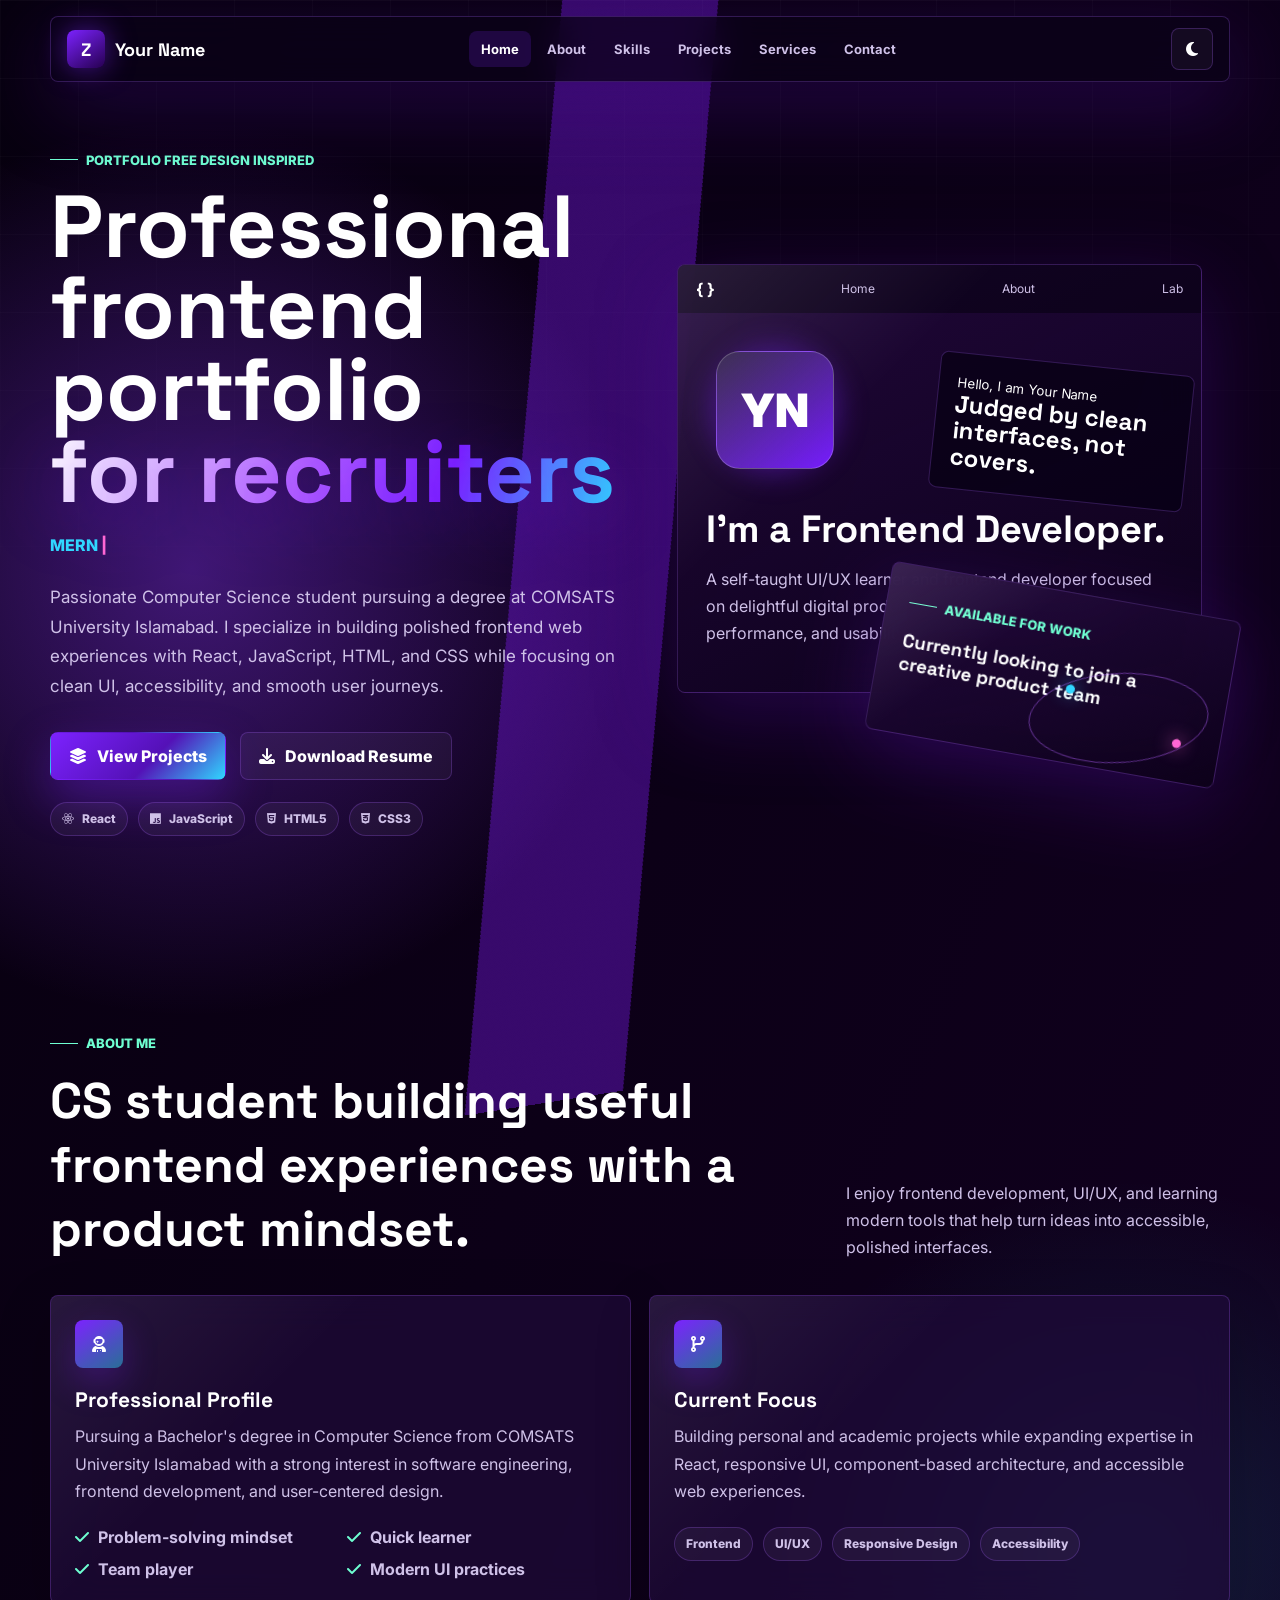
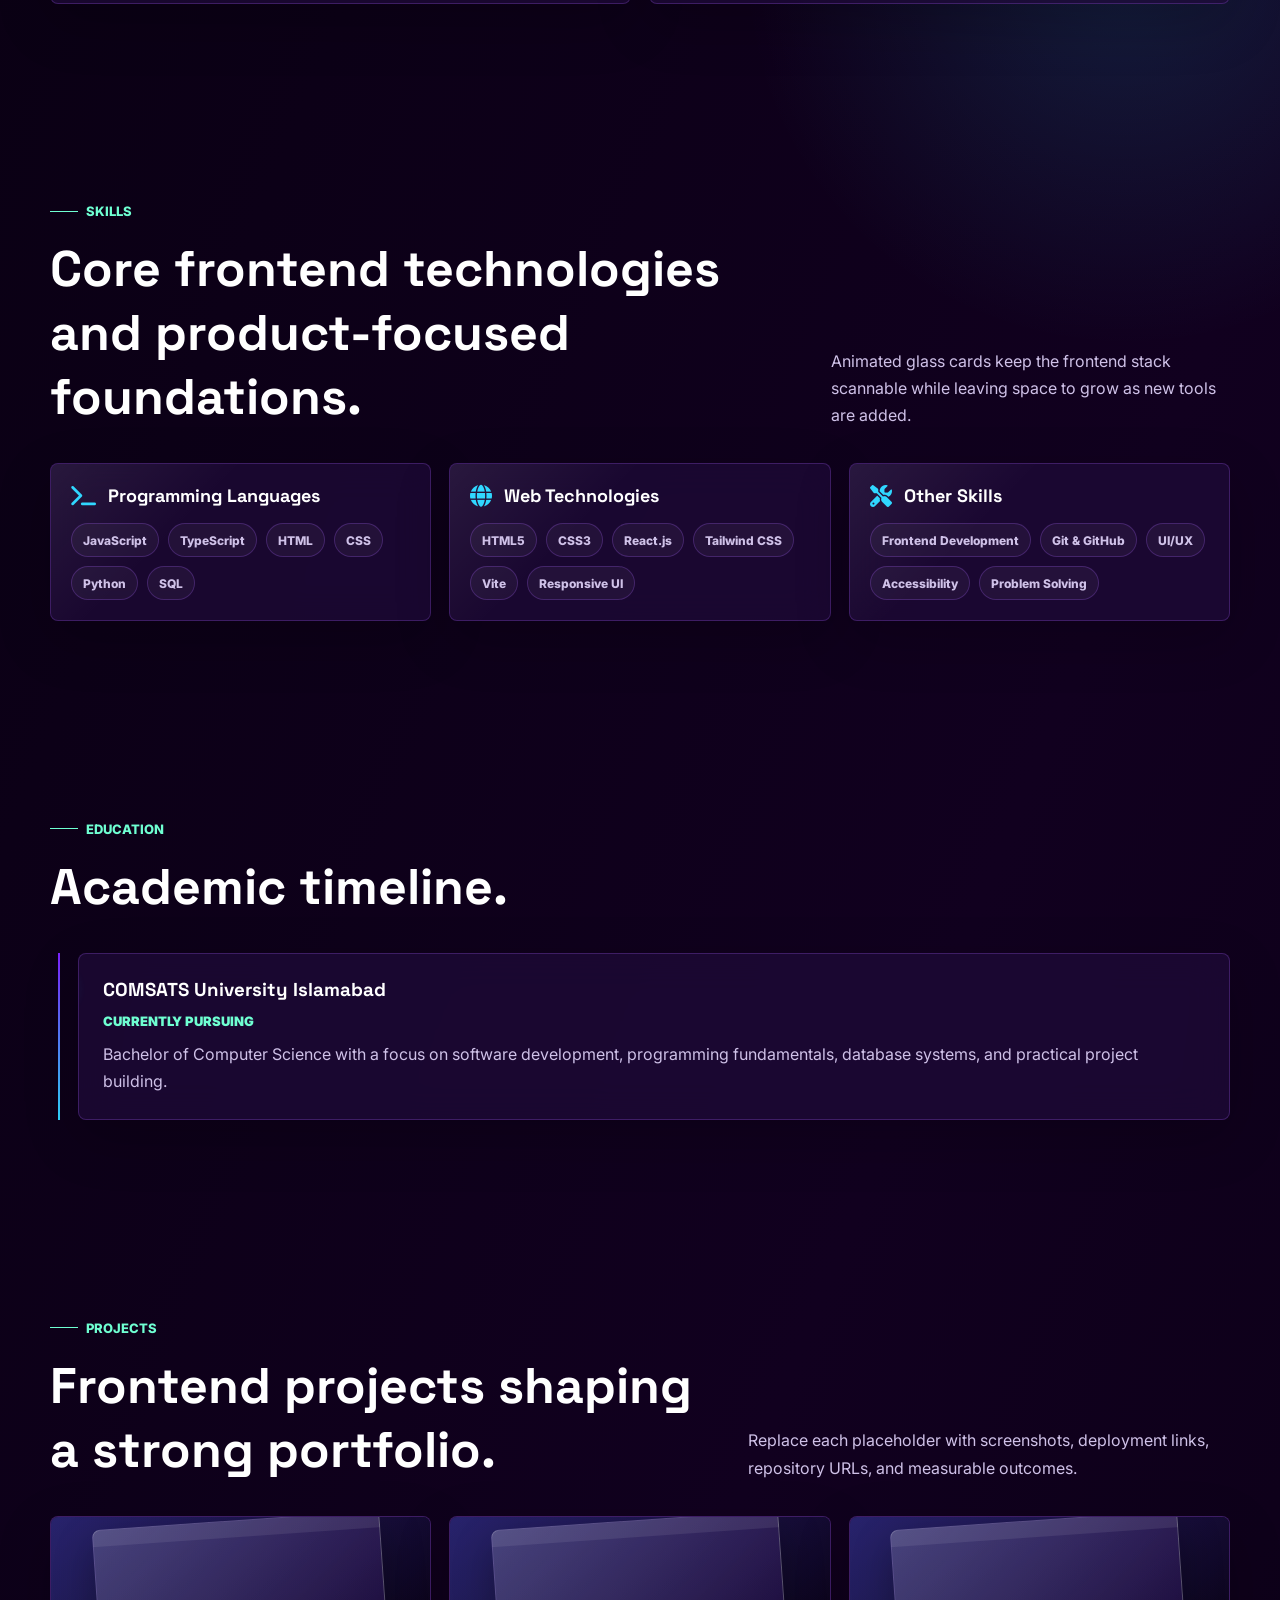
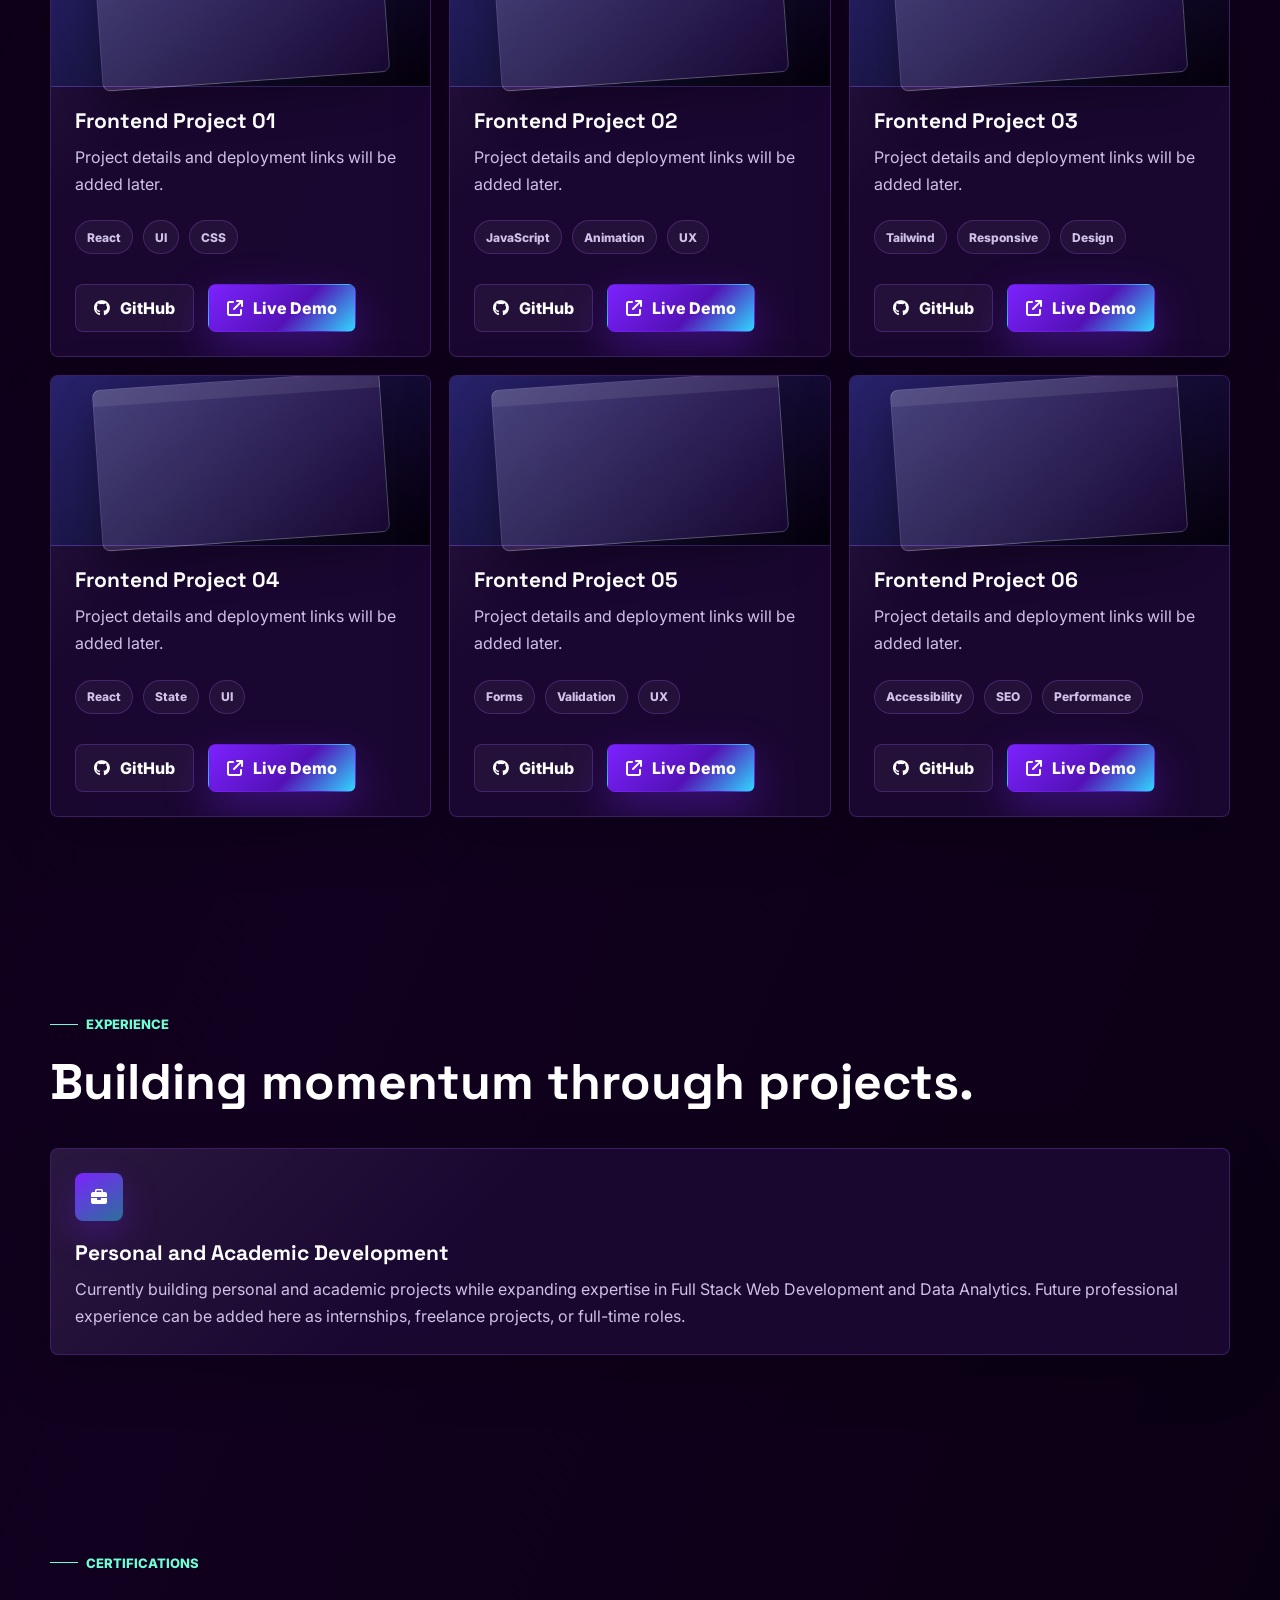
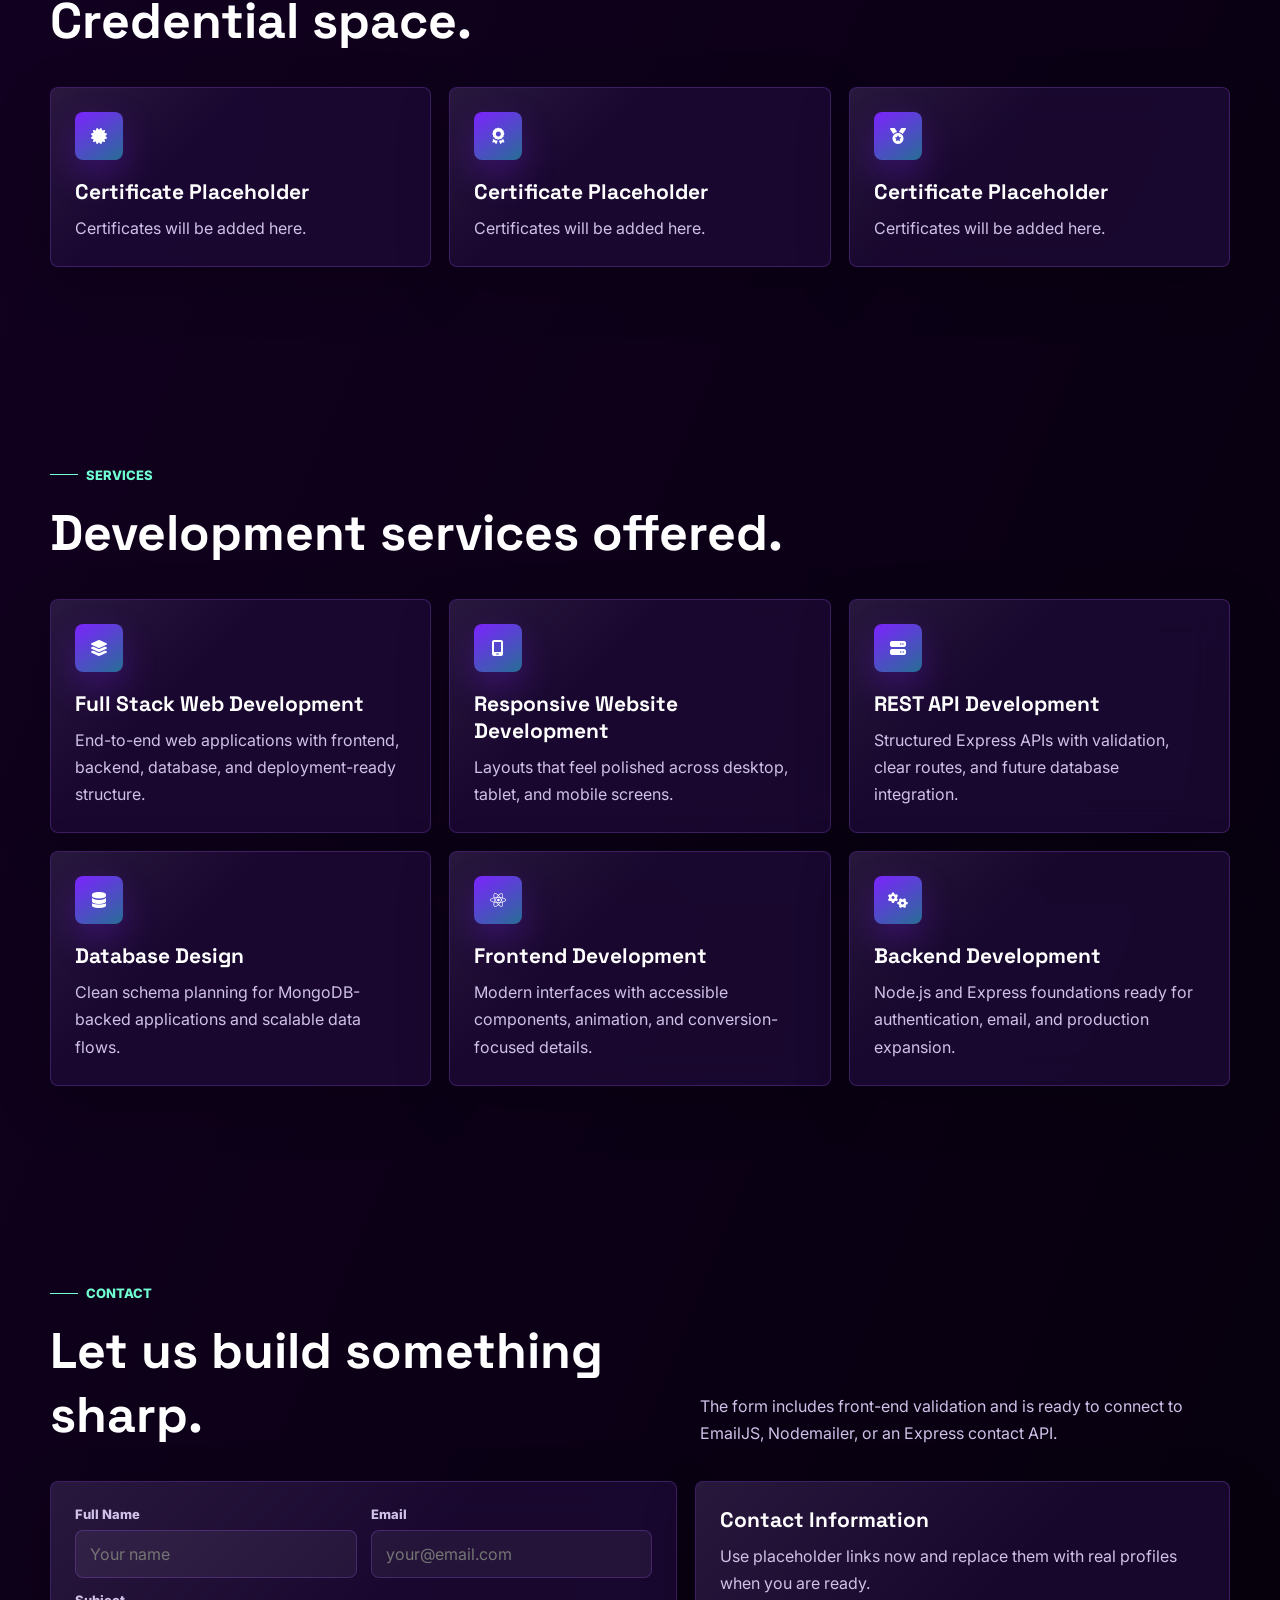
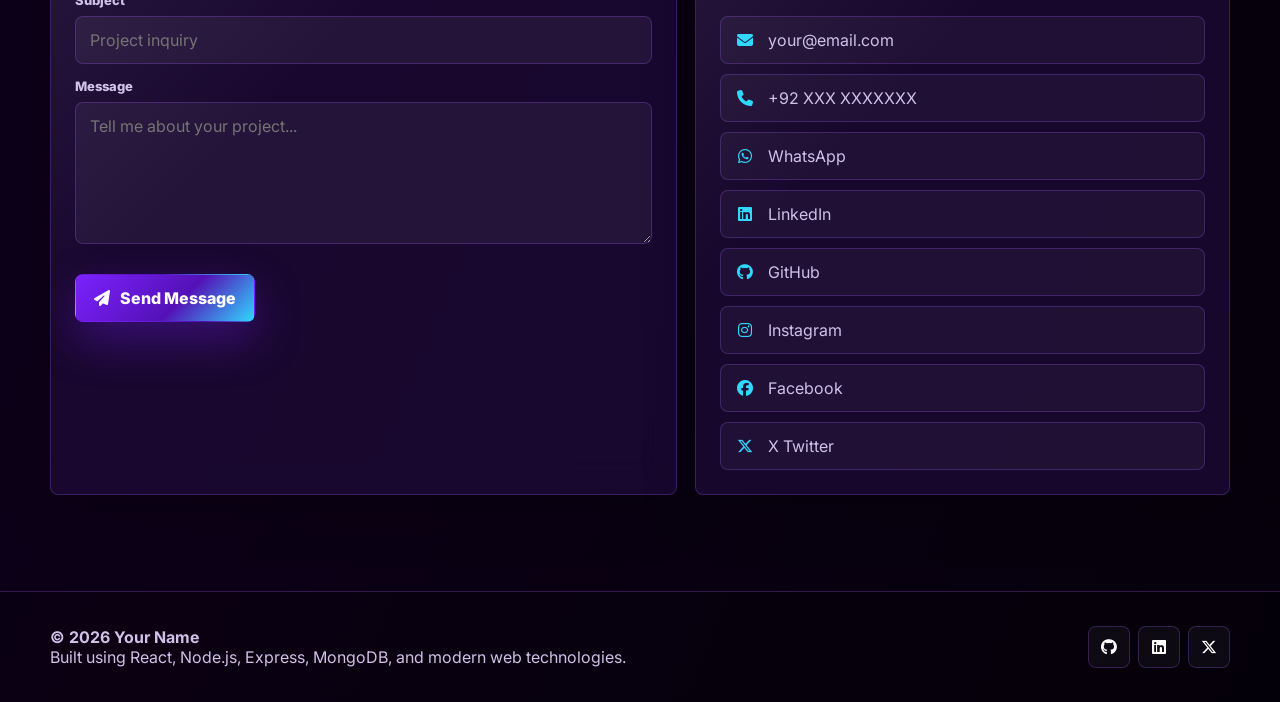
<file: index.html>
<!DOCTYPE html>
<html lang="en">
  <head>
    <meta charset="UTF-8" />
    <meta name="viewport" content="width=device-width, initial-scale=1.0" />
    <meta name="description" content="Portfolio website with modular sections." />
    <title>Zain ALi's | Portfolio</title>
    <link rel="preconnect" href="https://fonts.googleapis.com" />
    <link rel="preconnect" href="https://fonts.gstatic.com" crossorigin />
    <link href="https://fonts.googleapis.com/css2?family=Inter:wght@400;500;600;700;800;900&family=Space+Grotesk:wght@500;600;700&display=swap" rel="stylesheet" />
    <link rel="stylesheet" href="https://cdnjs.cloudflare.com/ajax/libs/font-awesome/6.5.2/css/all.min.css" />
    <link rel="stylesheet" href="styles.css" />
  </head>
  <body>
    <div class="loader" aria-hidden="true">
      <div class="loader-mark"><span>Z</span></div>
    </div>
    <div class="progress" aria-hidden="true"></div>

    <div id="app"></div>

    <button class="back-top" id="backTop" type="button" aria-label="Back to top"><i class="fa-solid fa-arrow-up"></i></button>

    <script src="components/nav.js"></script>
    <script src="components/hero.js"></script>
    <script src="components/about.js"></script>
    <script src="components/skills.js"></script>
    <script src="components/education.js"></script>
    <script src="components/projects.js"></script>
    <script src="components/experience.js"></script>
    <script src="components/certifications.js"></script>
    <script src="components/services.js"></script>
    <script src="components/contact.js"></script>
    <script src="components/footer.js"></script>
    <script src="app.js"></script>
  </body>
</html>
</file>
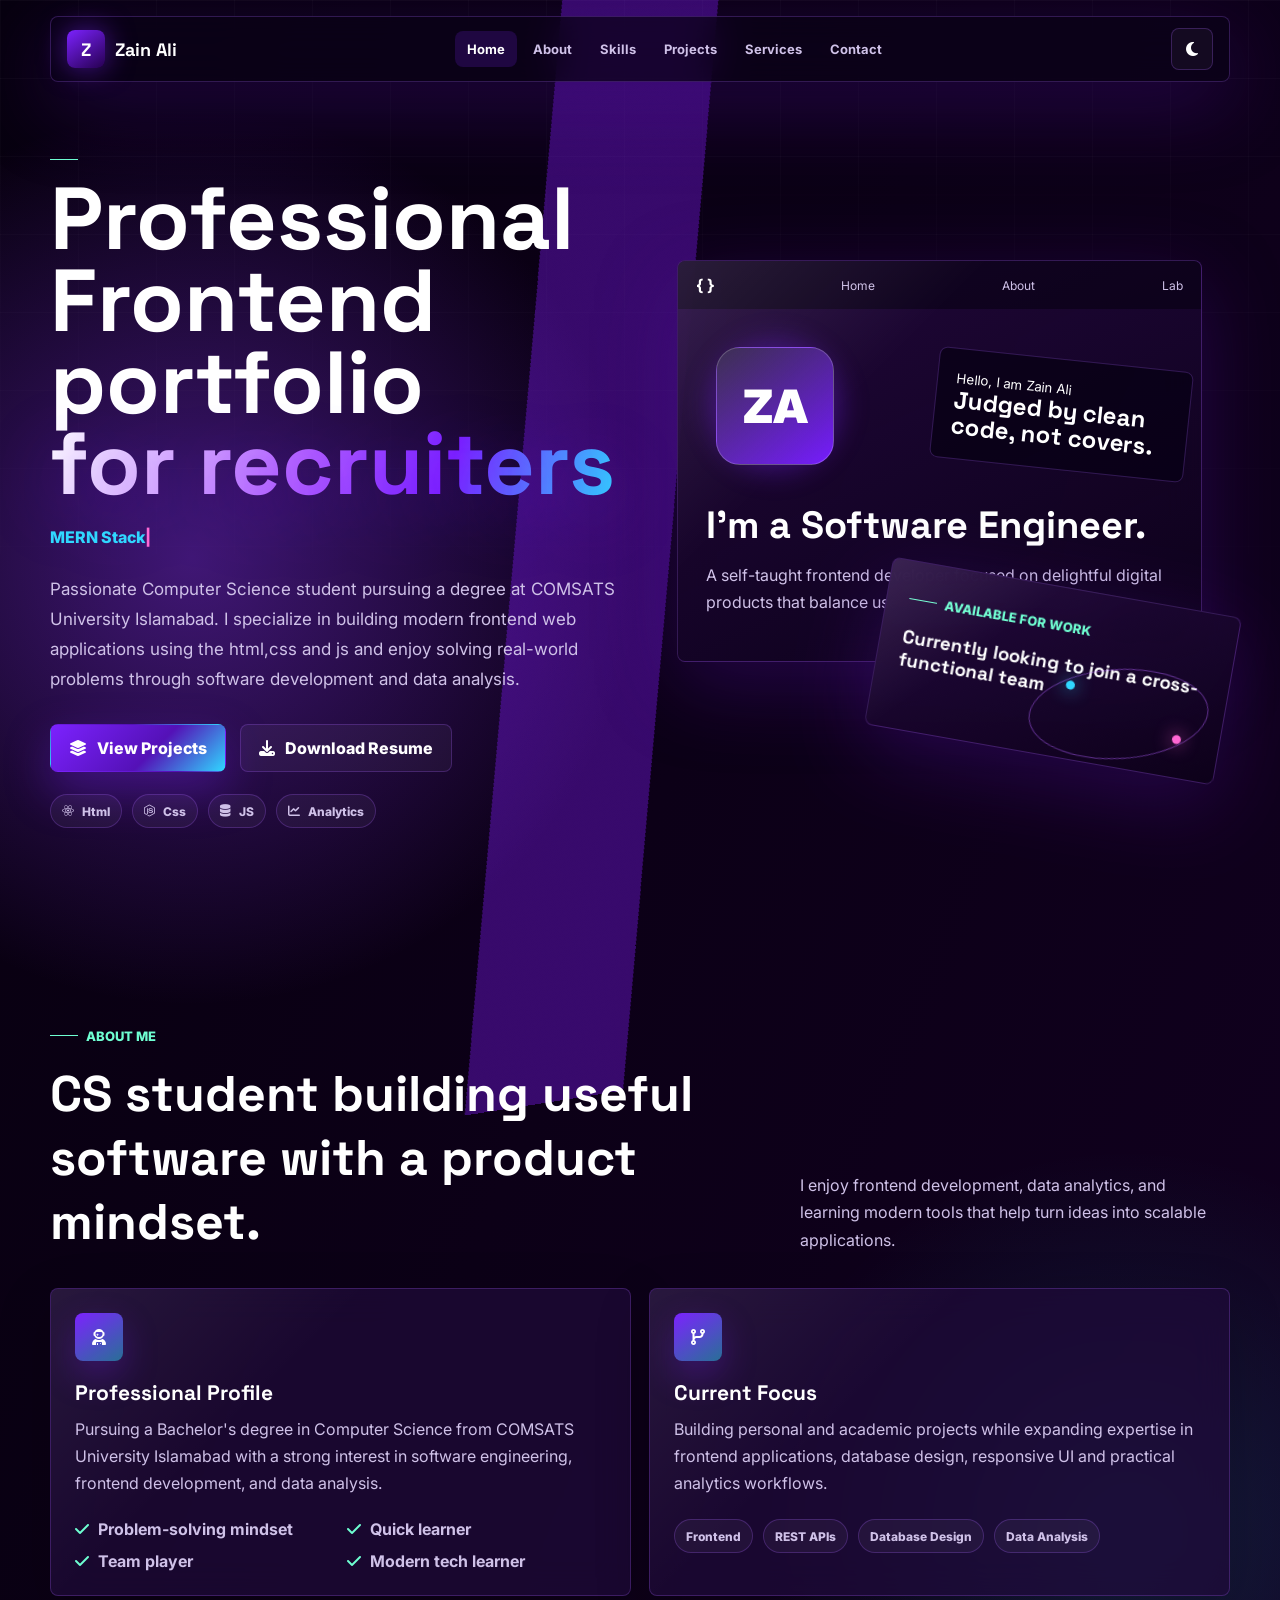
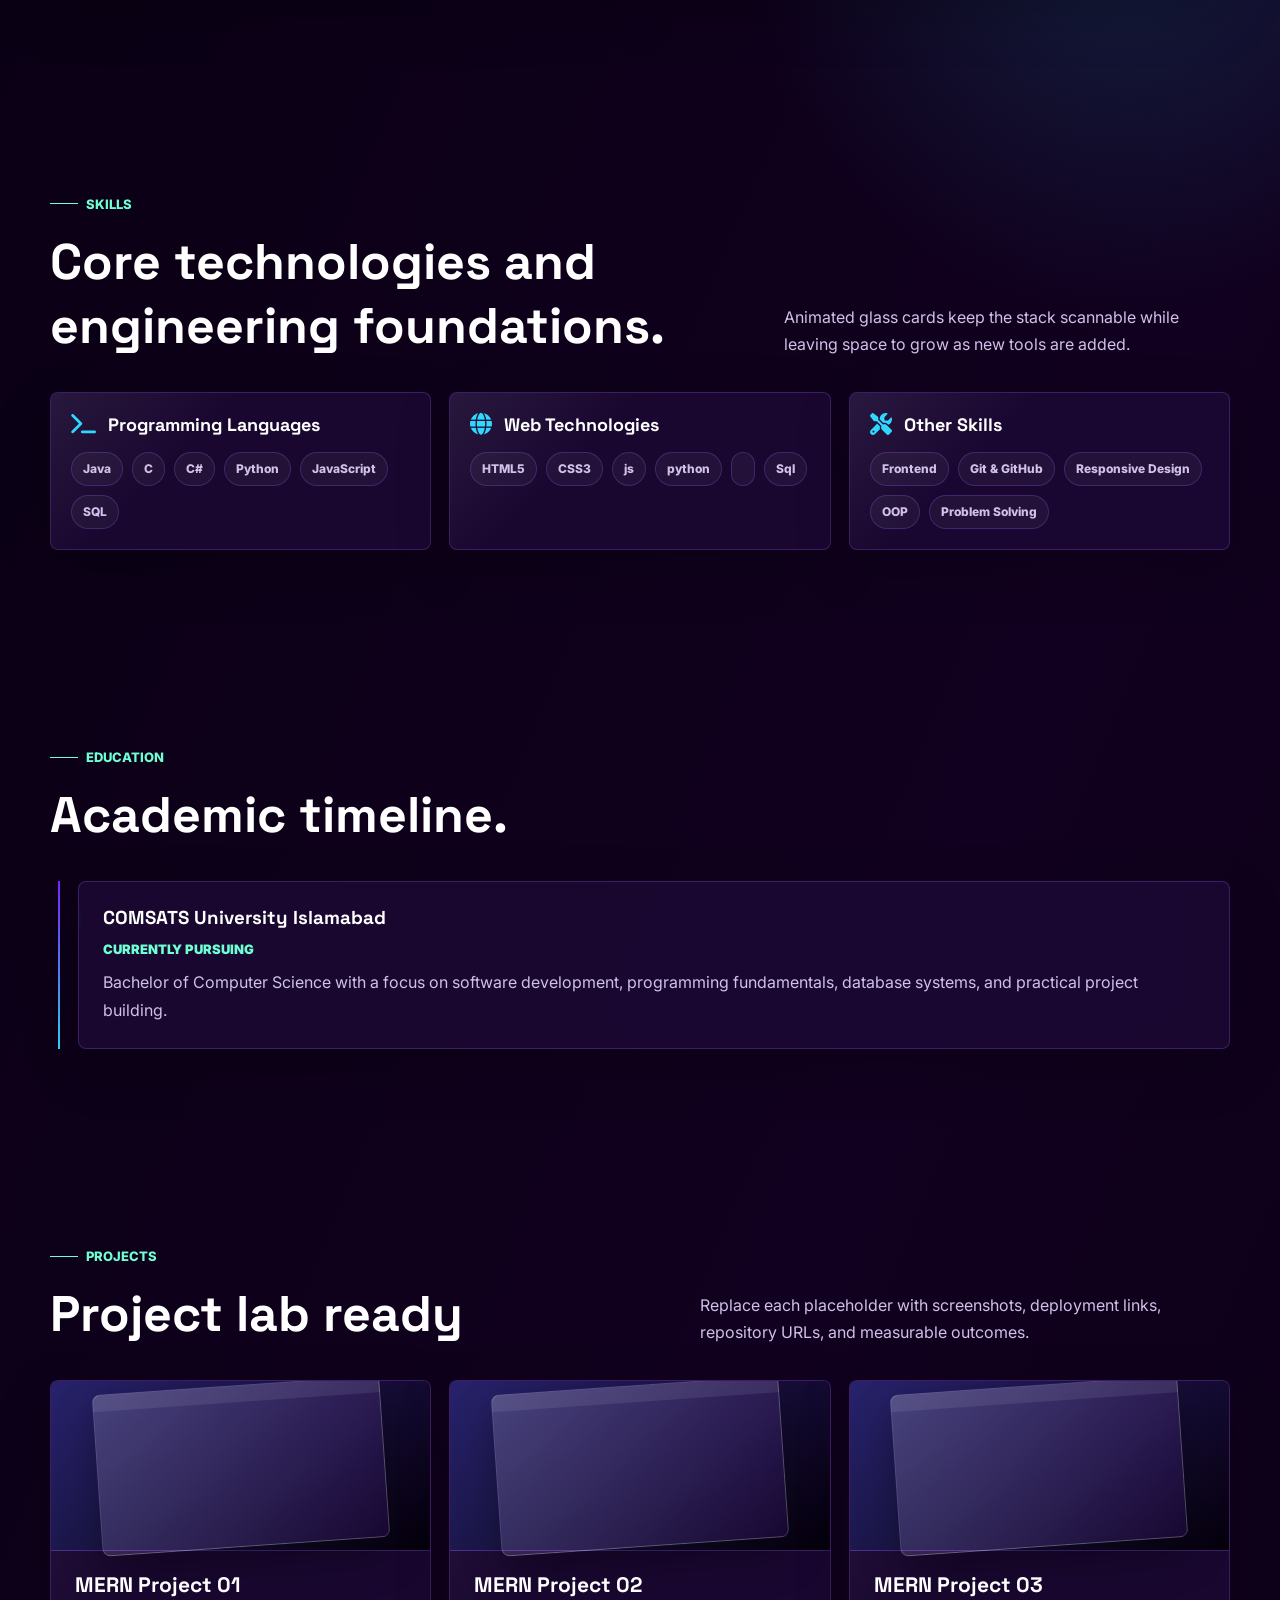
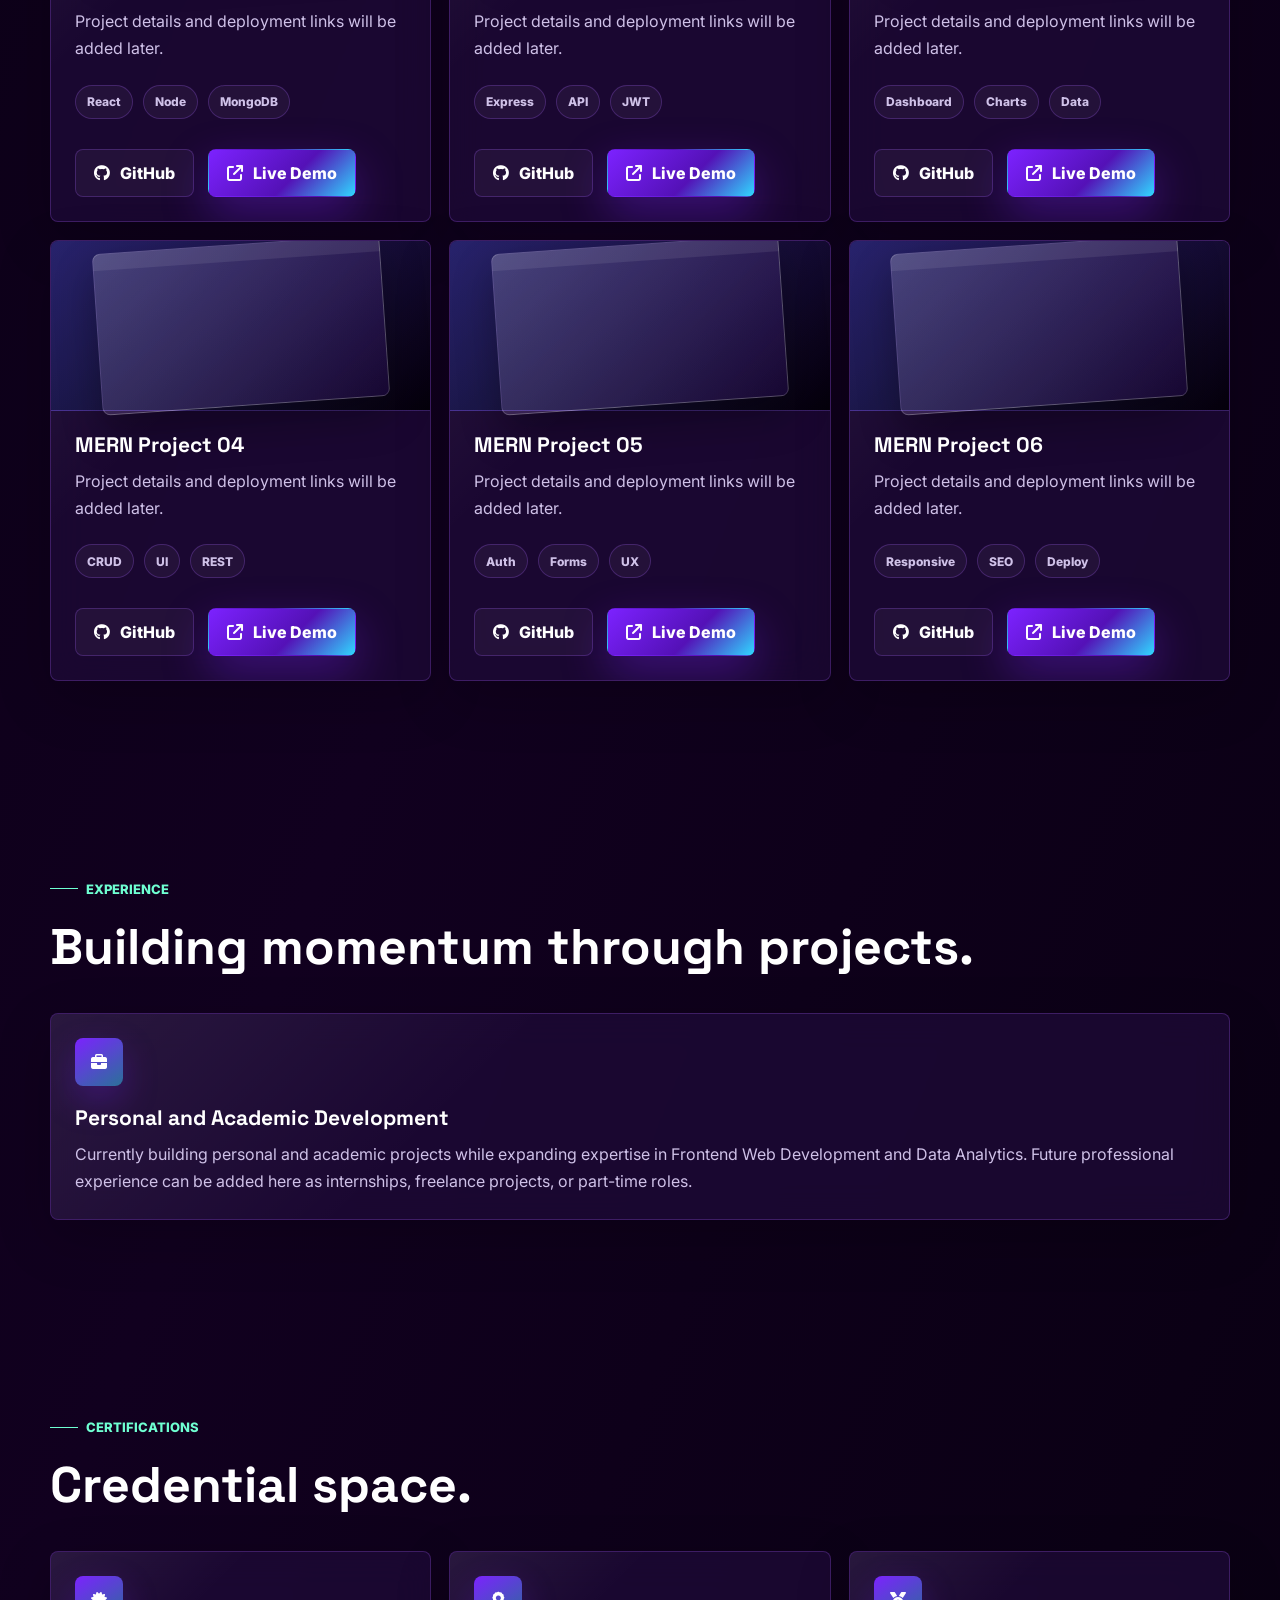
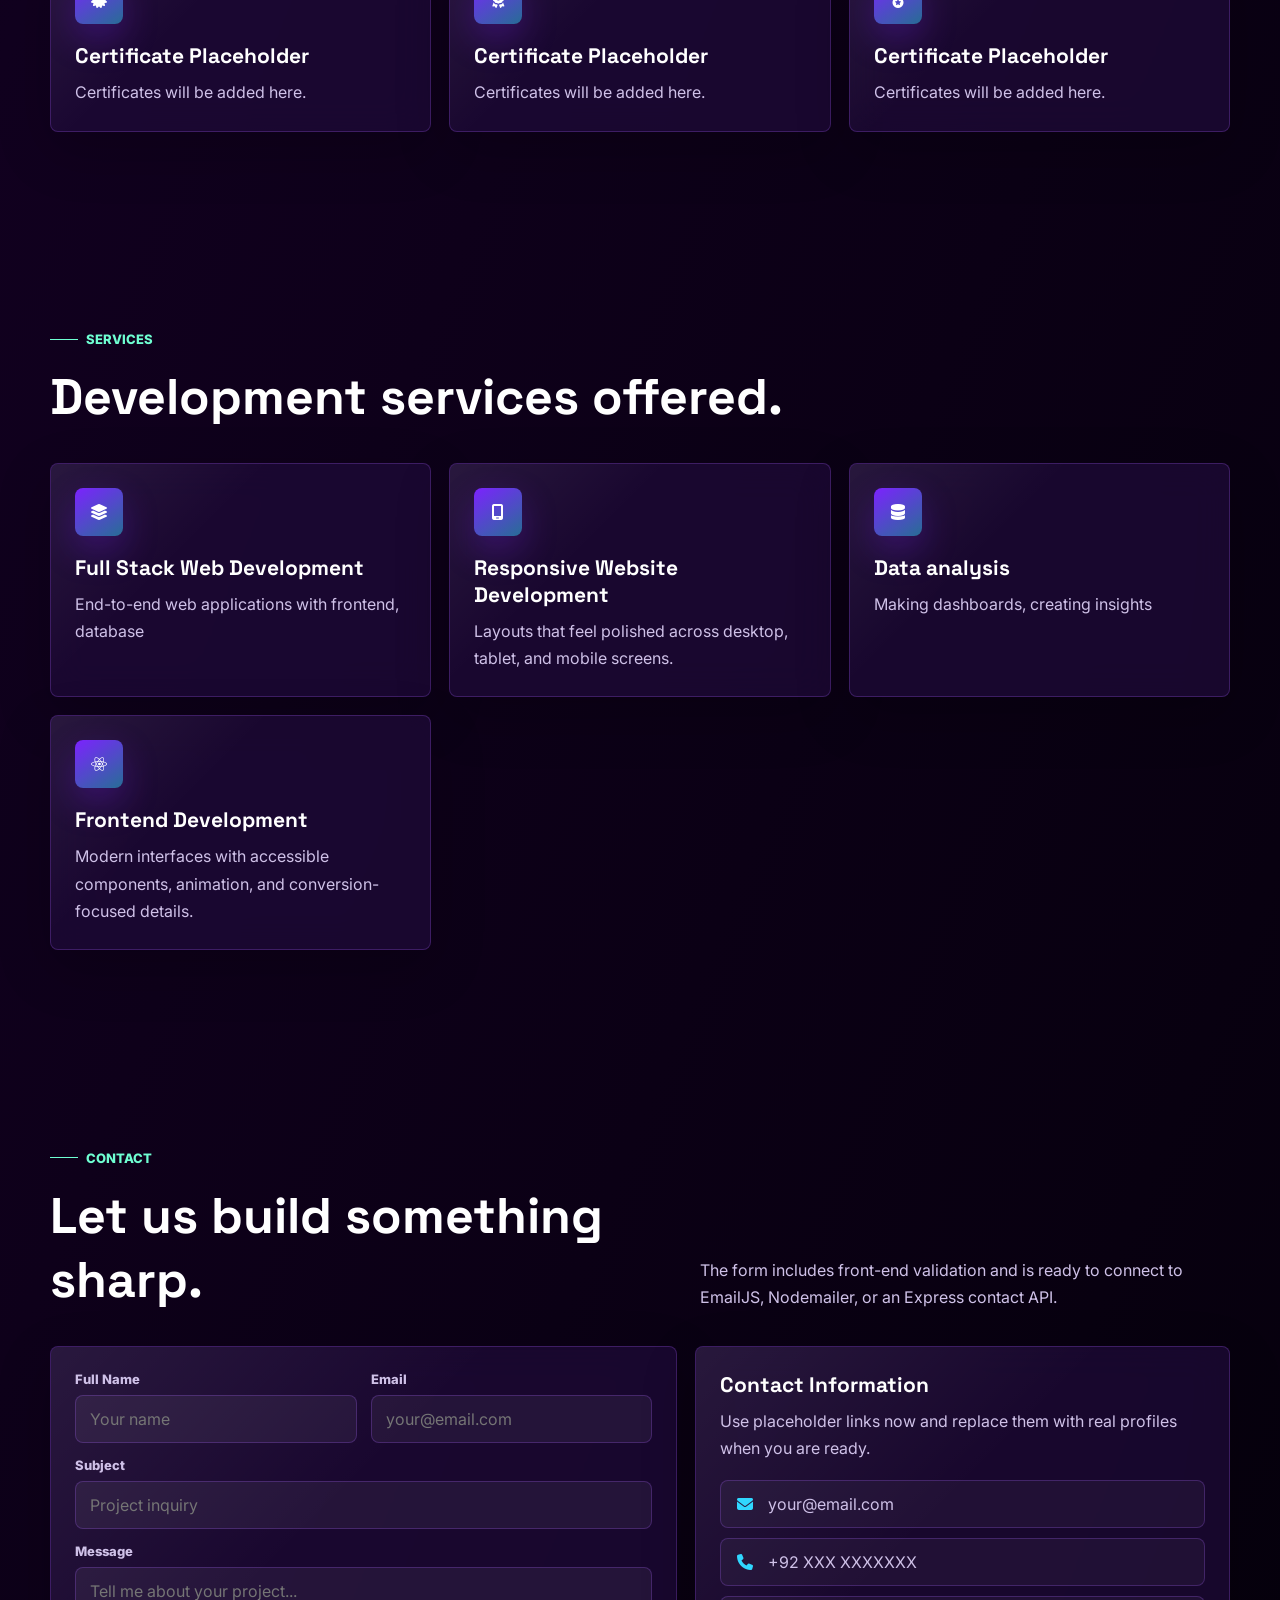
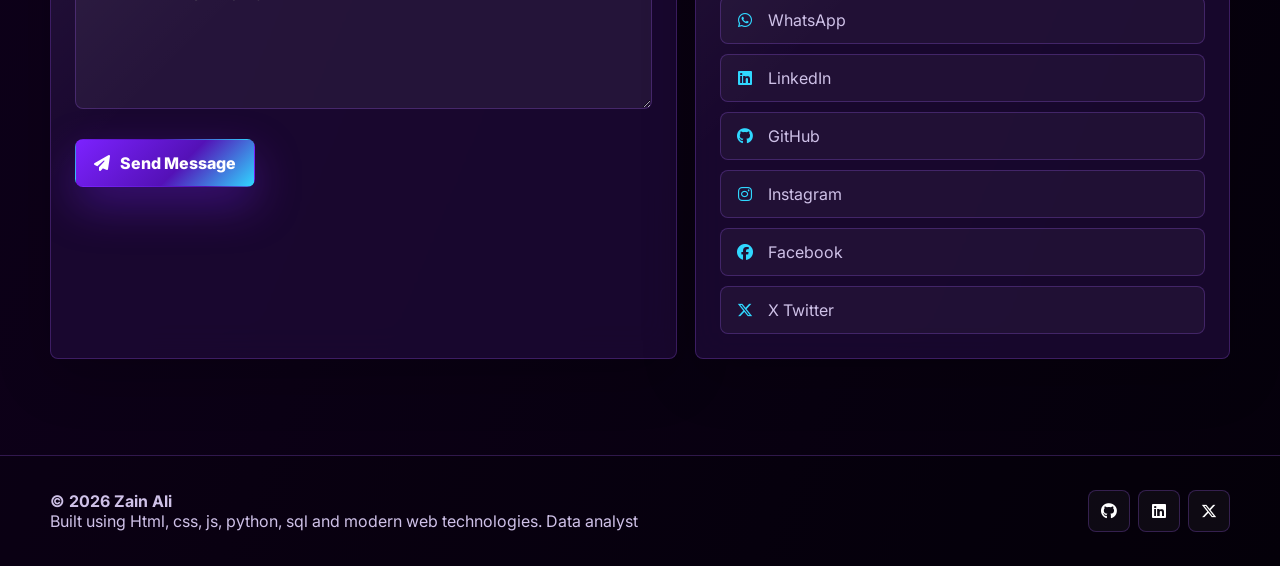
<file: index.backup.html>
<!DOCTYPE html>
<html lang="en">
<head>
  <meta charset="UTF-8" />
  <meta name="viewport" content="width=device-width, initial-scale=1.0" />
  <meta name="description" content="Premium MERN Stack Developer portfolio for a computer science student, web developer, and aspiring data analyst." />
  <title>Zain Ali | MERN Stack Developer</title>
  <link rel="preconnect" href="https://fonts.googleapis.com" />
  <link rel="preconnect" href="https://fonts.gstatic.com" crossorigin />
  <link href="https://fonts.googleapis.com/css2?family=Inter:wght@400;500;600;700;800;900&family=Space+Grotesk:wght@500;600;700&display=swap" rel="stylesheet" />
  <link rel="stylesheet" href="https://cdnjs.cloudflare.com/ajax/libs/font-awesome/6.5.2/css/all.min.css" />
  <style>
    :root {
      color-scheme: dark;
      --bg: #07000f;
      --bg-2: #11001f;
      --surface: rgba(31, 10, 58, 0.72);
      --surface-strong: rgba(51, 17, 91, 0.86);
      --stroke: rgba(167, 96, 255, 0.25);
      --stroke-bright: rgba(188, 122, 255, 0.6);
      --text: #ffffff;
      --muted: #cfc1e8;
      --soft: #947ab7;
      --purple: #7c22ff;
      --violet: #b260ff;
      --cyan: #30d7ff;
      --pink: #ff67d4;
      --green: #6fffd2;
      --shadow: 0 24px 80px rgba(78, 14, 154, 0.35);
      --radius: 8px;
      --max: 1180px;
    }

    .light-theme {
      color-scheme: light;
      --bg: #f7f3ff;
      --bg-2: #ffffff;
      --surface: rgba(255, 255, 255, 0.76);
      --surface-strong: rgba(255, 255, 255, 0.92);
      --stroke: rgba(91, 45, 140, 0.16);
      --stroke-bright: rgba(124, 34, 255, 0.36);
      --text: #160926;
      --muted: #4f4261;
      --soft: #6e5d83;
      --shadow: 0 20px 70px rgba(97, 60, 145, 0.18);
    }

    * {
      box-sizing: border-box;
    }

    html {
      scroll-behavior: smooth;
    }

    body {
      margin: 0;
      min-height: 100vh;
      font-family: Inter, system-ui, -apple-system, BlinkMacSystemFont, "Segoe UI", sans-serif;
      background:
        radial-gradient(circle at 15% 8%, rgba(141, 55, 255, 0.42), transparent 28rem),
        radial-gradient(circle at 88% 22%, rgba(44, 208, 255, 0.14), transparent 24rem),
        linear-gradient(112deg, var(--bg), var(--bg-2) 48%, #05000b);
      color: var(--text);
      overflow-x: hidden;
    }

    body::before {
      content: "";
      position: fixed;
      inset: 0;
      pointer-events: none;
      background-image:
        linear-gradient(rgba(255, 255, 255, 0.03) 1px, transparent 1px),
        linear-gradient(90deg, rgba(255, 255, 255, 0.025) 1px, transparent 1px);
      background-size: 78px 78px;
      mask-image: linear-gradient(to bottom, black, transparent 82%);
      z-index: -2;
    }

    body::after {
      content: "";
      position: fixed;
      inset: -20% -16%;
      pointer-events: none;
      background: linear-gradient(104deg, transparent 0 44%, rgba(116, 23, 225, 0.42) 44% 52%, transparent 52% 100%);
      transform: rotate(-9deg);
      z-index: -1;
    }

    a {
      color: inherit;
      text-decoration: none;
    }

    img {
      max-width: 100%;
      display: block;
    }

    button,
    input,
    textarea {
      font: inherit;
    }

    .progress {
      position: fixed;
      top: 0;
      left: 0;
      width: 0%;
      height: 3px;
      background: linear-gradient(90deg, var(--cyan), var(--violet), var(--pink));
      z-index: 1000;
      box-shadow: 0 0 22px rgba(178, 96, 255, 0.9);
    }

    .loader {
      position: fixed;
      inset: 0;
      display: grid;
      place-items: center;
      background: #07000f;
      z-index: 2000;
      transition: opacity 0.45s ease, visibility 0.45s ease;
    }

    .loader.hidden {
      opacity: 0;
      visibility: hidden;
    }

    .loader-mark {
      width: 76px;
      height: 76px;
      border: 1px solid var(--stroke-bright);
      display: grid;
      place-items: center;
      transform: rotate(-12deg);
      background: linear-gradient(145deg, rgba(124, 34, 255, 0.4), rgba(48, 215, 255, 0.08));
      box-shadow: 0 0 50px rgba(124, 34, 255, 0.65);
      animation: pulse 1.2s ease-in-out infinite;
    }

    .loader-mark span {
      font-family: "Space Grotesk", sans-serif;
      font-size: 34px;
      font-weight: 800;
      transform: rotate(12deg);
    }

    @keyframes pulse {
      50% { transform: rotate(-12deg) scale(1.08); }
    }

    .nav {
      position: sticky;
      top: 16px;
      z-index: 900;
      width: min(var(--max), calc(100% - 32px));
      margin: 16px auto 0;
      border: 1px solid var(--stroke);
      border-radius: var(--radius);
      background: rgba(12, 2, 25, 0.72);
      backdrop-filter: blur(18px);
      box-shadow: var(--shadow);
    }

    .light-theme .nav {
      background: rgba(255, 255, 255, 0.78);
    }

    .nav-inner {
      min-height: 64px;
      display: flex;
      align-items: center;
      justify-content: space-between;
      gap: 18px;
      padding: 0 16px;
    }

    .brand {
      display: inline-flex;
      align-items: center;
      gap: 10px;
      font-family: "Space Grotesk", sans-serif;
      font-size: 18px;
      font-weight: 800;
      white-space: nowrap;
    }

    .brand-mark {
      width: 38px;
      height: 38px;
      display: grid;
      place-items: center;
      border-radius: var(--radius);
      color: #fff;
      background: linear-gradient(145deg, var(--purple), #260050);
      box-shadow: 0 0 28px rgba(124, 34, 255, 0.55);
    }

    .nav-links {
      display: flex;
      align-items: center;
      gap: 4px;
    }

    .nav-links a {
      padding: 10px 12px;
      color: var(--muted);
      border-radius: var(--radius);
      font-size: 13px;
      font-weight: 700;
      transition: 0.2s ease;
    }

    .nav-links a:hover,
    .nav-links a.active {
      color: var(--text);
      background: rgba(124, 34, 255, 0.18);
    }

    .nav-actions {
      display: flex;
      align-items: center;
      gap: 8px;
    }

    .icon-btn,
    .menu-btn,
    .back-top {
      width: 42px;
      height: 42px;
      display: inline-grid;
      place-items: center;
      border: 1px solid var(--stroke);
      border-radius: var(--radius);
      background: rgba(255, 255, 255, 0.04);
      color: var(--text);
      cursor: pointer;
      transition: 0.2s ease;
    }

    .icon-btn:hover,
    .menu-btn:hover,
    .back-top:hover {
      border-color: var(--stroke-bright);
      transform: translateY(-2px);
    }

    .menu-btn {
      display: none;
    }

    main {
      overflow: hidden;
    }

    .section {
      position: relative;
      width: min(var(--max), calc(100% - 32px));
      margin: 0 auto;
      padding: 96px 0;
    }

    .hero {
      min-height: calc(100vh - 84px);
      display: grid;
      grid-template-columns: minmax(0, 1.02fr) minmax(320px, 0.98fr);
      align-items: center;
      gap: 52px;
      padding-top: 62px;
    }

    .eyebrow {
      display: inline-flex;
      align-items: center;
      gap: 8px;
      margin-bottom: 18px;
      color: var(--green);
      font-size: 13px;
      font-weight: 800;
      text-transform: uppercase;
    }

    .eyebrow::before {
      content: "";
      width: 28px;
      height: 1px;
      background: currentColor;
    }

    h1,
    h2,
    h3 {
      font-family: "Space Grotesk", Inter, sans-serif;
      margin: 0;
      letter-spacing: 0;
    }

    h1 {
      max-width: 780px;
      font-size: clamp(46px, 7vw, 88px);
      line-height: 0.93;
      font-weight: 900;
    }

    .gradient-text {
      display: inline-block;
      color: transparent;
      background: linear-gradient(110deg, #fff, var(--violet) 45%, var(--purple) 70%, var(--cyan));
      background-clip: text;
      -webkit-background-clip: text;
      text-shadow: 0 18px 70px rgba(124, 34, 255, 0.36);
    }

    .hero-title {
      min-height: 30px;
      margin: 22px 0 18px;
      color: var(--cyan);
      font-weight: 800;
    }

    .type-text::after {
      content: "|";
      color: var(--pink);
      animation: blink 0.9s steps(2) infinite;
    }

    @keyframes blink {
      50% { opacity: 0; }
    }

    .lead {
      max-width: 720px;
      color: var(--muted);
      font-size: 17px;
      line-height: 1.75;
    }

    .hero-actions,
    .card-actions,
    .form-actions {
      display: flex;
      flex-wrap: wrap;
      gap: 14px;
      margin-top: 30px;
    }

    .btn {
      min-height: 48px;
      display: inline-flex;
      align-items: center;
      justify-content: center;
      gap: 10px;
      border: 1px solid transparent;
      border-radius: var(--radius);
      padding: 0 18px;
      font-weight: 800;
      cursor: pointer;
      transition: 0.22s ease;
    }

    .btn-primary {
      color: #fff;
      background: linear-gradient(135deg, var(--purple), #5411b7 58%, var(--cyan));
      box-shadow: 0 18px 45px rgba(124, 34, 255, 0.35);
    }

    .btn-ghost {
      color: var(--text);
      border-color: var(--stroke);
      background: rgba(255, 255, 255, 0.045);
    }

    .btn:hover {
      transform: translateY(-3px);
      border-color: var(--stroke-bright);
    }

    .hero-stage {
      position: relative;
      min-height: 540px;
      transform: rotate(-8deg);
    }

    .tilt-panel {
      position: absolute;
      border: 1px solid var(--stroke);
      border-radius: var(--radius);
      background: linear-gradient(155deg, rgba(35, 8, 62, 0.92), rgba(12, 1, 25, 0.82));
      box-shadow: var(--shadow);
      backdrop-filter: blur(18px);
      overflow: hidden;
    }

    .tilt-panel::before {
      content: "";
      position: absolute;
      inset: 0;
      background: linear-gradient(135deg, rgba(255, 255, 255, 0.1), transparent 34%);
      pointer-events: none;
    }

    .profile-panel {
      inset: 44px 28px auto 0;
      min-height: 390px;
      padding: 28px;
    }

    .mini-nav {
      height: 48px;
      margin: -28px -28px 28px;
      padding: 0 18px;
      display: flex;
      align-items: center;
      justify-content: space-between;
      background: rgba(6, 0, 15, 0.55);
    }

    .mini-nav span {
      font-size: 12px;
      color: var(--muted);
    }

    .avatar-wrap {
      width: 138px;
      height: 138px;
      position: relative;
      display: grid;
      place-items: center;
      margin-bottom: 30px;
    }

    .avatar-wrap::before {
      content: "";
      position: absolute;
      inset: -18px;
      border-radius: 50%;
      background: radial-gradient(circle, rgba(124, 34, 255, 0.88), transparent 65%);
      filter: blur(10px);
    }

    .avatar {
      position: relative;
      width: 118px;
      height: 118px;
      display: grid;
      place-items: center;
      border-radius: 24px;
      color: #fff;
      font-size: 46px;
      font-weight: 900;
      background:
        linear-gradient(135deg, rgba(255,255,255,0.12), transparent),
        linear-gradient(145deg, #23133b, #761cff);
      border: 1px solid rgba(255,255,255,0.2);
    }

    .quote-card {
      position: absolute;
      right: 12px;
      top: 98px;
      width: 255px;
      padding: 18px;
      transform: rotate(6deg);
      border-radius: var(--radius);
      background: rgba(8, 1, 20, 0.72);
      border: 1px solid var(--stroke);
    }

    .quote-card strong {
      display: block;
      font-family: "Space Grotesk", sans-serif;
      font-size: 24px;
      line-height: 1.1;
    }

    .profile-panel h2 {
      font-size: 38px;
      line-height: 1.08;
      margin-bottom: 14px;
    }

    .profile-panel p {
      color: var(--muted);
      line-height: 1.7;
      max-width: 460px;
    }

    .orbit-card {
      right: 0;
      bottom: 0;
      width: 64%;
      min-height: 170px;
      padding: 22px;
      transform: rotate(10deg);
    }

    .orbit {
      position: absolute;
      right: 14px;
      bottom: 8px;
      width: 180px;
      height: 90px;
      border: 1px solid rgba(178, 96, 255, 0.48);
      border-radius: 50%;
      transform: rotate(-13deg);
    }

    .orbit::before,
    .orbit::after {
      content: "";
      position: absolute;
      width: 9px;
      height: 9px;
      border-radius: 50%;
      background: var(--cyan);
      box-shadow: 0 0 18px var(--cyan);
    }

    .orbit::before {
      top: 8px;
      left: 38px;
    }

    .orbit::after {
      right: 28px;
      bottom: 11px;
      background: var(--pink);
      box-shadow: 0 0 18px var(--pink);
    }

    .tool-row {
      display: flex;
      flex-wrap: wrap;
      gap: 10px;
      margin-top: 22px;
    }

    .tool-pill,
    .tag {
      display: inline-flex;
      align-items: center;
      gap: 8px;
      min-height: 34px;
      padding: 0 11px;
      border-radius: 999px;
      color: var(--muted);
      border: 1px solid var(--stroke);
      background: rgba(255, 255, 255, 0.045);
      font-size: 12px;
      font-weight: 800;
    }

    .section-head {
      display: flex;
      justify-content: space-between;
      align-items: end;
      gap: 30px;
      margin-bottom: 34px;
    }

    .section-head h2 {
      font-size: clamp(30px, 5vw, 50px);
    }

    .section-head p {
      max-width: 530px;
      margin: 0;
      color: var(--muted);
      line-height: 1.7;
    }

    .grid {
      display: grid;
      gap: 18px;
    }

    .grid-2 {
      grid-template-columns: repeat(2, minmax(0, 1fr));
    }

    .grid-3 {
      grid-template-columns: repeat(3, minmax(0, 1fr));
    }

    .glass {
      position: relative;
      border: 1px solid var(--stroke);
      border-radius: var(--radius);
      background: var(--surface);
      box-shadow: 0 18px 55px rgba(0, 0, 0, 0.2);
      backdrop-filter: blur(18px);
      overflow: hidden;
      transition: 0.24s ease;
    }

    .glass::before {
      content: "";
      position: absolute;
      inset: 0;
      background: linear-gradient(135deg, rgba(255, 255, 255, 0.085), transparent 36%);
      opacity: 0.8;
      pointer-events: none;
    }

    .glass:hover {
      transform: translateY(-5px);
      border-color: var(--stroke-bright);
      box-shadow: 0 26px 70px rgba(84, 17, 183, 0.28);
    }

    .card {
      padding: 24px;
    }

    .card > * {
      position: relative;
      z-index: 1;
    }

    .card h3 {
      margin-bottom: 10px;
      font-size: 21px;
    }

    .card p,
    .timeline p {
      color: var(--muted);
      line-height: 1.7;
      margin: 0;
    }

    .icon-badge {
      width: 48px;
      height: 48px;
      display: grid;
      place-items: center;
      margin-bottom: 18px;
      color: #fff;
      border-radius: var(--radius);
      background: linear-gradient(145deg, var(--purple), rgba(48, 215, 255, 0.48));
      box-shadow: 0 14px 35px rgba(124, 34, 255, 0.28);
    }

    .about-list {
      display: grid;
      grid-template-columns: repeat(2, minmax(0, 1fr));
      gap: 12px;
      margin-top: 22px;
    }

    .about-list span {
      display: flex;
      align-items: center;
      gap: 9px;
      color: var(--muted);
      font-weight: 700;
    }

    .about-list i {
      color: var(--green);
    }

    .skill-card {
      padding: 20px;
    }

    .skill-card header {
      position: relative;
      z-index: 1;
      display: flex;
      align-items: center;
      gap: 12px;
      margin-bottom: 16px;
    }

    .skill-card i {
      color: var(--cyan);
      font-size: 22px;
    }

    .skill-card h3 {
      font-size: 18px;
    }

    .skill-list {
      position: relative;
      z-index: 1;
      display: flex;
      flex-wrap: wrap;
      gap: 9px;
    }

    .timeline {
      position: relative;
      padding-left: 28px;
    }

    .timeline::before {
      content: "";
      position: absolute;
      left: 8px;
      top: 0;
      bottom: 0;
      width: 2px;
      background: linear-gradient(var(--purple), var(--cyan));
    }

    .timeline-item {
      position: relative;
      padding: 24px;
    }

    .timeline-item::before {
      content: "";
      position: absolute;
      left: -25px;
      top: 29px;
      width: 12px;
      height: 12px;
      border-radius: 50%;
      background: var(--cyan);
      box-shadow: 0 0 20px var(--cyan);
    }

    .status {
      display: inline-flex;
      margin: 12px 0;
      color: var(--green);
      font-weight: 900;
      font-size: 13px;
      text-transform: uppercase;
    }

    .project-media {
      height: 170px;
      display: grid;
      place-items: center;
      margin: -24px -24px 20px;
      background:
        linear-gradient(135deg, rgba(48, 215, 255, 0.16), transparent),
        linear-gradient(145deg, #260050, #120026 62%, #05000b);
      border-bottom: 1px solid var(--stroke);
    }

    .project-window {
      width: 76%;
      aspect-ratio: 16 / 9;
      border: 1px solid rgba(255, 255, 255, 0.18);
      border-radius: var(--radius);
      background:
        linear-gradient(rgba(255,255,255,0.08) 16px, transparent 16px),
        linear-gradient(135deg, rgba(255,255,255,0.16), rgba(124,34,255,0.12));
      transform: rotate(-4deg);
      box-shadow: 0 18px 40px rgba(0,0,0,0.3);
    }

    .contact-wrap {
      display: grid;
      grid-template-columns: minmax(0, 1.08fr) minmax(300px, 0.92fr);
      gap: 18px;
    }

    .form-grid {
      display: grid;
      grid-template-columns: repeat(2, minmax(0, 1fr));
      gap: 14px;
    }

    .field {
      display: grid;
      gap: 8px;
    }

    .field.full {
      grid-column: 1 / -1;
    }

    label {
      color: var(--muted);
      font-size: 13px;
      font-weight: 800;
    }

    input,
    textarea {
      width: 100%;
      border: 1px solid var(--stroke);
      border-radius: var(--radius);
      background: rgba(255, 255, 255, 0.055);
      color: var(--text);
      outline: none;
      padding: 13px 14px;
      transition: 0.2s ease;
    }

    textarea {
      min-height: 142px;
      resize: vertical;
    }

    input:focus,
    textarea:focus {
      border-color: var(--stroke-bright);
      box-shadow: 0 0 0 4px rgba(124, 34, 255, 0.14);
    }

    .notice {
      min-height: 24px;
      color: var(--green);
      font-weight: 800;
    }

    .contact-links {
      display: grid;
      gap: 10px;
    }

    .contact-links a {
      display: flex;
      align-items: center;
      gap: 12px;
      padding: 13px;
      border: 1px solid var(--stroke);
      border-radius: var(--radius);
      color: var(--muted);
      background: rgba(255,255,255,0.04);
      transition: 0.2s ease;
    }

    .contact-links a:hover {
      color: var(--text);
      border-color: var(--stroke-bright);
      transform: translateX(4px);
    }

    .contact-links i {
      width: 22px;
      color: var(--cyan);
      text-align: center;
    }

    footer {
      border-top: 1px solid var(--stroke);
      padding: 34px 0;
      color: var(--muted);
      background: rgba(0,0,0,0.16);
    }

    .footer-inner {
      width: min(var(--max), calc(100% - 32px));
      margin: 0 auto;
      display: flex;
      align-items: center;
      justify-content: space-between;
      gap: 20px;
    }

    .footer-socials {
      display: flex;
      gap: 8px;
    }

    .back-top {
      position: fixed;
      right: 18px;
      bottom: 18px;
      opacity: 0;
      pointer-events: none;
      z-index: 800;
      background: linear-gradient(145deg, var(--purple), #1c0539);
    }

    .back-top.show {
      opacity: 1;
      pointer-events: auto;
    }

    .reveal {
      opacity: 0;
      transform: translateY(24px);
      transition: opacity 0.65s ease, transform 0.65s ease;
    }

    .reveal.visible {
      opacity: 1;
      transform: translateY(0);
    }

    ::selection {
      color: #fff;
      background: var(--purple);
    }

    ::-webkit-scrollbar {
      width: 10px;
    }

    ::-webkit-scrollbar-track {
      background: var(--bg);
    }

    ::-webkit-scrollbar-thumb {
      background: linear-gradient(var(--purple), var(--cyan));
      border-radius: 999px;
    }

    @media (max-width: 980px) {
      .nav-links {
        position: fixed;
        inset: 76px 16px auto;
        display: none;
        flex-direction: column;
        align-items: stretch;
        padding: 12px;
        border: 1px solid var(--stroke);
        border-radius: var(--radius);
        background: rgba(12, 2, 25, 0.96);
        backdrop-filter: blur(20px);
      }

      .light-theme .nav-links {
        background: rgba(255,255,255,0.96);
      }

      .nav-links.open {
        display: flex;
      }

      .menu-btn {
        display: inline-grid;
      }

      .hero,
      .contact-wrap,
      .grid-2,
      .grid-3 {
        grid-template-columns: 1fr;
      }

      .hero-stage {
        min-height: 480px;
        transform: rotate(-4deg);
      }

      .section-head {
        display: block;
      }

      .section-head p {
        margin-top: 12px;
      }
    }

    @media (max-width: 640px) {
      .section {
        width: min(100% - 24px, var(--max));
        padding: 70px 0;
      }

      .nav {
        width: calc(100% - 24px);
      }

      .brand span:last-child {
        display: none;
      }

      .hero {
        padding-top: 38px;
      }

      h1 {
        font-size: clamp(42px, 15vw, 62px);
      }

      .hero-stage {
        min-height: 560px;
        transform: none;
      }

      .profile-panel {
        inset: 0;
        min-height: 420px;
      }

      .quote-card {
        position: relative;
        top: auto;
        right: auto;
        width: auto;
        margin-top: 18px;
        transform: none;
      }

      .orbit-card {
        width: 100%;
        bottom: 0;
        transform: none;
      }

      .about-list,
      .form-grid {
        grid-template-columns: 1fr;
      }

      .footer-inner {
        flex-direction: column;
        align-items: flex-start;
      }
    }
  </style>
</head>
<body>
  <div class="loader" aria-hidden="true">
    <div class="loader-mark"><span>Z</span></div>
  </div>
  <div class="progress" aria-hidden="true"></div>

  <nav class="nav" aria-label="Primary navigation">
    <div class="nav-inner">
      <a class="brand" href="#home" aria-label="Go to home">
        <span class="brand-mark">Z</span>
        <span>Zain Ali</span>
      </a>
      <div class="nav-links" id="navLinks">
        <a href="#home">Home</a>
        <a href="#about">About</a>
        <a href="#skills">Skills</a>
        <a href="#projects">Projects</a>
        <a href="#services">Services</a>
        <a href="#contact">Contact</a>
      </div>
      <div class="nav-actions">
        <button class="icon-btn" id="themeToggle" type="button" aria-label="Toggle light mode"><i class="fa-solid fa-moon"></i></button>
        <button class="menu-btn" id="menuBtn" type="button" aria-label="Open menu"><i class="fa-solid fa-bars"></i></button>
      </div>
    </div>
  </nav>

  <main>
    <section class="section hero" id="home">
      <div class="hero-copy reveal">
        <span class="eyebrow"></span>
        <h1>Professional Frontend portfolio <span class="gradient-text">for recruiters</span></h1>
        <div class="hero-title"><span class="type-text" id="typeText"></span></div>
        <p class="lead">Passionate Computer Science student pursuing a degree at COMSATS University Islamabad. I specialize in building modern frontend web applications using the html,css and js and enjoy solving real-world problems through software development and data analysis.</p>
        <div class="hero-actions">
          <a class="btn btn-primary" href="#projects"><i class="fa-solid fa-layer-group"></i>View Projects</a>
          <a class="btn btn-ghost" href="#" download><i class="fa-solid fa-download"></i>Download Resume</a>
        </div>
        <div class="tool-row" aria-label="Core technologies">
          <span class="tool-pill"><i class="fa-brands fa-react"></i>Html</span>
          <span class="tool-pill"><i class="fa-brands fa-node-js"></i>Css</span>
          <span class="tool-pill"><i class="fa-solid fa-database"></i>JS</span>
          <span class="tool-pill"><i class="fa-solid fa-chart-line"></i>Analytics</span>
        </div>
      </div>

      <div class="hero-stage reveal" aria-label="Decorative portfolio preview">
        <div class="tilt-panel profile-panel">
          <div class="mini-nav">
            <strong>{ }</strong>
            <span>Home</span>
            <span>About</span>
            <span>Lab</span>
          </div>
          <div class="avatar-wrap"><div class="avatar">ZA</div></div>
          <div class="quote-card">
            <small>Hello, I am Zain Ali</small>
            <strong>Judged by clean code, not covers.</strong>
          </div>
          <h2>I'm a Software Engineer.</h2>
          <p>A self-taught frontend developer focused on delightful digital products that balance user needs and business goals.</p>
        </div>
        <div class="tilt-panel orbit-card">
          <span class="eyebrow">Available for work</span>
          <h3>Currently looking to join a cross-functional team</h3>
          <div class="orbit"></div>
        </div>
      </div>
    </section>

    <section class="section" id="about">
      <div class="section-head reveal">
        <div>
          <span class="eyebrow">About Me</span>
          <h2>CS student building useful software with a product mindset.</h2>
        </div>
        <p>I enjoy frontend development, data analytics, and learning modern tools that help turn ideas into scalable applications.</p>
      </div>
      <div class="grid grid-2">
        <article class="glass card reveal">
          <div class="icon-badge"><i class="fa-solid fa-user-astronaut"></i></div>
          <h3>Professional Profile</h3>
          <p>Pursuing a Bachelor's degree in Computer Science from COMSATS University Islamabad with a strong interest in software engineering, frontend development, and data analysis.</p>
          <div class="about-list">
            <span><i class="fa-solid fa-check"></i>Problem-solving mindset</span>
            <span><i class="fa-solid fa-check"></i>Quick learner</span>
            <span><i class="fa-solid fa-check"></i>Team player</span>
            <span><i class="fa-solid fa-check"></i>Modern tech learner</span>
          </div>
        </article>
        <article class="glass card reveal">
          <div class="icon-badge"><i class="fa-solid fa-code-branch"></i></div>
          <h3>Current Focus</h3>
          <p>Building personal and academic projects while expanding expertise in frontend applications, database design, responsive UI and practical analytics workflows.</p>
          <div class="tool-row">
            <span class="tag">Frontend</span>
            <span class="tag">REST APIs</span>
            <span class="tag">Database Design</span>
            <span class="tag">Data Analysis</span>
          </div>
        </article>
      </div>
    </section>

    <section class="section" id="skills">
      <div class="section-head reveal">
        <div>
          <span class="eyebrow">Skills</span>
          <h2>Core technologies and engineering foundations.</h2>
        </div>
        <p>Animated glass cards keep the stack scannable while leaving space to grow as new tools are added.</p>
      </div>
      <div class="grid grid-3">
        <article class="glass skill-card reveal">
          <header><i class="fa-solid fa-terminal"></i><h3>Programming Languages</h3></header>
          <div class="skill-list">
            <span class="tag">Java</span><span class="tag">C</span><span class="tag">C#</span><span class="tag">Python</span><span class="tag">JavaScript</span><span class="tag">SQL</span>
          </div>
        </article>
        <article class="glass skill-card reveal">
          <header><i class="fa-solid fa-globe"></i><h3>Web Technologies</h3></header>
          <div class="skill-list">
            <span class="tag">HTML5</span><span class="tag">CSS3</span><span class="tag">js</span><span class="tag">python</span><span class="tag"></span><span class="tag">Sql</span>
          </div>
        </article>
        <article class="glass skill-card reveal">
          <header><i class="fa-solid fa-screwdriver-wrench"></i><h3>Other Skills</h3></header>
          <div class="skill-list">
            <span class="tag">Frontend</span><span class="tag">Git & GitHub</span><span class="tag">Responsive Design</span><span class="tag">OOP</span><span class="tag">Problem Solving</span>
          </div>
        </article>
      </div>
    </section>

    <section class="section" id="education">
      <div class="section-head reveal">
        <div>
          <span class="eyebrow">Education</span>
          <h2>Academic timeline.</h2>
        </div>
      </div>
      <div class="timeline reveal">
        <article class="glass timeline-item">
          <h3>COMSATS University Islamabad</h3>
          <span class="status">Currently Pursuing</span>
          <p>Bachelor of Computer Science with a focus on software development, programming fundamentals, database systems, and practical project building.</p>
        </article>
      </div>
    </section>

    <section class="section" id="projects">
      <div class="section-head reveal">
        <div>
          <span class="eyebrow">Projects</span>
          <h2>Project lab ready</h2>
        </div>
        <p>Replace each placeholder with screenshots, deployment links, repository URLs, and measurable outcomes.</p>
      </div>
      <div class="grid grid-3">
        <article class="glass card reveal project-card"><div class="project-media"><div class="project-window"></div></div><h3>MERN Project 01</h3><p>Project details and deployment links will be added later.</p><div class="tool-row"><span class="tag">React</span><span class="tag">Node</span><span class="tag">MongoDB</span></div><div class="card-actions"><a class="btn btn-ghost" href="#"><i class="fa-brands fa-github"></i>GitHub</a><a class="btn btn-primary" href="#"><i class="fa-solid fa-arrow-up-right-from-square"></i>Live Demo</a></div></article>
        <article class="glass card reveal project-card"><div class="project-media"><div class="project-window"></div></div><h3>MERN Project 02</h3><p>Project details and deployment links will be added later.</p><div class="tool-row"><span class="tag">Express</span><span class="tag">API</span><span class="tag">JWT</span></div><div class="card-actions"><a class="btn btn-ghost" href="#"><i class="fa-brands fa-github"></i>GitHub</a><a class="btn btn-primary" href="#"><i class="fa-solid fa-arrow-up-right-from-square"></i>Live Demo</a></div></article>
        <article class="glass card reveal project-card"><div class="project-media"><div class="project-window"></div></div><h3>MERN Project 03</h3><p>Project details and deployment links will be added later.</p><div class="tool-row"><span class="tag">Dashboard</span><span class="tag">Charts</span><span class="tag">Data</span></div><div class="card-actions"><a class="btn btn-ghost" href="#"><i class="fa-brands fa-github"></i>GitHub</a><a class="btn btn-primary" href="#"><i class="fa-solid fa-arrow-up-right-from-square"></i>Live Demo</a></div></article>
        <article class="glass card reveal project-card"><div class="project-media"><div class="project-window"></div></div><h3>MERN Project 04</h3><p>Project details and deployment links will be added later.</p><div class="tool-row"><span class="tag">CRUD</span><span class="tag">UI</span><span class="tag">REST</span></div><div class="card-actions"><a class="btn btn-ghost" href="#"><i class="fa-brands fa-github"></i>GitHub</a><a class="btn btn-primary" href="#"><i class="fa-solid fa-arrow-up-right-from-square"></i>Live Demo</a></div></article>
        <article class="glass card reveal project-card"><div class="project-media"><div class="project-window"></div></div><h3>MERN Project 05</h3><p>Project details and deployment links will be added later.</p><div class="tool-row"><span class="tag">Auth</span><span class="tag">Forms</span><span class="tag">UX</span></div><div class="card-actions"><a class="btn btn-ghost" href="#"><i class="fa-brands fa-github"></i>GitHub</a><a class="btn btn-primary" href="#"><i class="fa-solid fa-arrow-up-right-from-square"></i>Live Demo</a></div></article>
        <article class="glass card reveal project-card"><div class="project-media"><div class="project-window"></div></div><h3>MERN Project 06</h3><p>Project details and deployment links will be added later.</p><div class="tool-row"><span class="tag">Responsive</span><span class="tag">SEO</span><span class="tag">Deploy</span></div><div class="card-actions"><a class="btn btn-ghost" href="#"><i class="fa-brands fa-github"></i>GitHub</a><a class="btn btn-primary" href="#"><i class="fa-solid fa-arrow-up-right-from-square"></i>Live Demo</a></div></article>
      </div>
    </section>

    <section class="section" id="experience">
      <div class="section-head reveal">
        <div>
          <span class="eyebrow">Experience</span>
          <h2>Building momentum through projects.</h2>
        </div>
      </div>
      <article class="glass card reveal">
        <div class="icon-badge"><i class="fa-solid fa-briefcase"></i></div>
        <h3>Personal and Academic Development</h3>
        <p>Currently building personal and academic projects while expanding expertise in Frontend Web Development and Data Analytics. Future professional experience can be added here as internships, freelance projects, or part-time roles.</p>
      </article>
    </section>

    <section class="section" id="certifications">
      <div class="section-head reveal">
        <div>
          <span class="eyebrow">Certifications</span>
          <h2>Credential space.</h2>
        </div>
      </div>
      <div class="grid grid-3">
        <article class="glass card reveal"><div class="icon-badge"><i class="fa-solid fa-certificate"></i></div><h3>Certificate Placeholder</h3><p>Certificates will be added here.</p></article>
        <article class="glass card reveal"><div class="icon-badge"><i class="fa-solid fa-award"></i></div><h3>Certificate Placeholder</h3><p>Certificates will be added here.</p></article>
        <article class="glass card reveal"><div class="icon-badge"><i class="fa-solid fa-medal"></i></div><h3>Certificate Placeholder</h3><p>Certificates will be added here.</p></article>
      </div>
    </section>

    <section class="section" id="services">
      <div class="section-head reveal">
        <div>
          <span class="eyebrow">Services</span>
          <h2>Development services offered.</h2>
        </div>
      </div>
      <div class="grid grid-3">
        <article class="glass card reveal"><div class="icon-badge"><i class="fa-solid fa-layer-group"></i></div><h3>Full Stack Web Development</h3><p>End-to-end web applications with frontend, database</p></article>
        <article class="glass card reveal"><div class="icon-badge"><i class="fa-solid fa-mobile-screen"></i></div><h3>Responsive Website Development</h3><p>Layouts that feel polished across desktop, tablet, and mobile screens.</p></article>
        <article class="glass card reveal"><div class="icon-badge"><i class="fa-solid fa-database"></i></div><h3>Data analysis</h3><p>Making dashboards, creating insights</p></article>
        <article class="glass card reveal"><div class="icon-badge"><i class="fa-brands fa-react"></i></div><h3>Frontend Development</h3><p>Modern interfaces with accessible components, animation, and conversion-focused details.</p></article>
      </div>
    </section>

    <section class="section" id="contact">
      <div class="section-head reveal">
        <div>
          <span class="eyebrow">Contact</span>
          <h2>Let us build something sharp.</h2>
        </div>
        <p>The form includes front-end validation and is ready to connect to EmailJS, Nodemailer, or an Express contact API.</p>
      </div>
      <div class="contact-wrap">
        <form class="glass card reveal" id="contactForm" novalidate>
          <div class="form-grid">
            <div class="field"><label for="name">Full Name</label><input id="name" name="name" type="text" placeholder="Your name" required /></div>
            <div class="field"><label for="email">Email</label><input id="email" name="email" type="email" placeholder="your@email.com" required /></div>
            <div class="field full"><label for="subject">Subject</label><input id="subject" name="subject" type="text" placeholder="Project inquiry" required /></div>
            <div class="field full"><label for="message">Message</label><textarea id="message" name="message" placeholder="Tell me about your project..." required></textarea></div>
          </div>
          <div class="form-actions">
            <button class="btn btn-primary" type="submit"><i class="fa-solid fa-paper-plane"></i>Send Message</button>
            <span class="notice" id="formNotice" role="status"></span>
          </div>
        </form>
        <aside class="glass card reveal">
          <h3>Contact Information</h3>
          <p>Use placeholder links now and replace them with real profiles when you are ready.</p>
          <div class="contact-links" style="margin-top: 18px;">
            <a href="mailto:your@email.com"><i class="fa-solid fa-envelope"></i>your@email.com</a>
            <a href="tel:+92XXXXXXXXXX"><i class="fa-solid fa-phone"></i>+92 XXX XXXXXXX</a>
            <a href="https://wa.me/92XXXXXXXXXX"><i class="fa-brands fa-whatsapp"></i>WhatsApp</a>
            <a href="https://linkedin.com/in/yourprofile"><i class="fa-brands fa-linkedin"></i>LinkedIn</a>
            <a href="https://github.com/yourusername"><i class="fa-brands fa-github"></i>GitHub</a>
            <a href="https://instagram.com/yourusername"><i class="fa-brands fa-instagram"></i>Instagram</a>
            <a href="https://facebook.com/yourusername"><i class="fa-brands fa-facebook"></i>Facebook</a>
            <a href="https://x.com/yourusername"><i class="fa-brands fa-x-twitter"></i>X Twitter</a>
          </div>
        </aside>
      </div>
    </section>
  </main>

  <footer>
    <div class="footer-inner">
      <div>
        <strong>&copy; 2026 Zain Ali</strong>
        <div>Built using Html, css, js, python, sql and modern web technologies.
          Data analyst
        </div>
      </div>
      <div class="footer-socials" aria-label="Social links">
        <a class="icon-btn" href="https://github.com/yourusername" aria-label="GitHub"><i class="fa-brands fa-github"></i></a>
        <a class="icon-btn" href="https://linkedin.com/in/yourprofile" aria-label="LinkedIn"><i class="fa-brands fa-linkedin"></i></a>
        <a class="icon-btn" href="https://x.com/yourusername" aria-label="X Twitter"><i class="fa-brands fa-x-twitter"></i></a>
      </div>
    </div>
  </footer>

  <button class="back-top" id="backTop" type="button" aria-label="Back to top"><i class="fa-solid fa-arrow-up"></i></button>

  <script>
    const loader = document.querySelector(".loader");
    const progress = document.querySelector(".progress");
    const backTop = document.getElementById("backTop");
    const navLinks = document.getElementById("navLinks");
    const menuBtn = document.getElementById("menuBtn");
    const themeToggle = document.getElementById("themeToggle");
    const typeText = document.getElementById("typeText");
    const roles = ["MERN Stack Developer", "Web Developer", "Aspiring Data Analyst"];
    let roleIndex = 0;
    let charIndex = 0;
    let deleting = false;

    window.addEventListener("load", () => {
      setTimeout(() => loader.classList.add("hidden"), 450);
    });

    function typeLoop() {
      const current = roles[roleIndex];
      typeText.textContent = current.slice(0, charIndex);

      if (!deleting && charIndex < current.length) {
        charIndex += 1;
        setTimeout(typeLoop, 72);
        return;
      }

      if (!deleting && charIndex === current.length) {
        deleting = true;
        setTimeout(typeLoop, 1200);
        return;
      }

      if (deleting && charIndex > 0) {
        charIndex -= 1;
        setTimeout(typeLoop, 38);
        return;
      }

      deleting = false;
      roleIndex = (roleIndex + 1) % roles.length;
      setTimeout(typeLoop, 220);
    }

    typeLoop();

    menuBtn.addEventListener("click", () => {
      navLinks.classList.toggle("open");
      const open = navLinks.classList.contains("open");
      menuBtn.setAttribute("aria-label", open ? "Close menu" : "Open menu");
      menuBtn.innerHTML = open ? '<i class="fa-solid fa-xmark"></i>' : '<i class="fa-solid fa-bars"></i>';
    });

    navLinks.addEventListener("click", (event) => {
      if (event.target.matches("a")) {
        navLinks.classList.remove("open");
        menuBtn.innerHTML = '<i class="fa-solid fa-bars"></i>';
      }
    });

    themeToggle.addEventListener("click", () => {
      document.body.classList.toggle("light-theme");
      const light = document.body.classList.contains("light-theme");
      themeToggle.setAttribute("aria-label", light ? "Toggle dark mode" : "Toggle light mode");
      themeToggle.innerHTML = light ? '<i class="fa-solid fa-sun"></i>' : '<i class="fa-solid fa-moon"></i>';
    });

    const revealObserver = new IntersectionObserver((entries) => {
      entries.forEach((entry) => {
        if (entry.isIntersecting) entry.target.classList.add("visible");
      });
    }, { threshold: 0.12 });

    document.querySelectorAll(".reveal").forEach((el) => revealObserver.observe(el));

    const sections = [...document.querySelectorAll("main section[id]")];
    const links = [...document.querySelectorAll(".nav-links a")];

    function updateScrollUi() {
      const scrollTop = window.scrollY;
      const maxScroll = document.documentElement.scrollHeight - window.innerHeight;
      progress.style.width = `${Math.min(100, (scrollTop / maxScroll) * 100)}%`;
      backTop.classList.toggle("show", scrollTop > 640);

      let current = sections[0].id;
      sections.forEach((section) => {
        if (scrollTop >= section.offsetTop - 160) current = section.id;
      });
      links.forEach((link) => link.classList.toggle("active", link.getAttribute("href") === `#${current}`));
    }

    window.addEventListener("scroll", updateScrollUi, { passive: true });
    updateScrollUi();

    backTop.addEventListener("click", () => window.scrollTo({ top: 0, behavior: "smooth" }));

    document.getElementById("contactForm").addEventListener("submit", (event) => {
      event.preventDefault();
      const form = event.currentTarget;
      const notice = document.getElementById("formNotice");

      if (!form.checkValidity()) {
        notice.style.color = "#ff9acb";
        notice.textContent = "Please complete all fields with a valid email.";
        form.reportValidity();
        return;
      }

      notice.style.color = "var(--green)";
      notice.textContent = "Message ready. Connect EmailJS or your Express API next.";
      form.reset();
    });
  </script>
</body>
</html>
</file>
<file: styles.css>
:root {
  color-scheme: dark;
  --bg: #07000f;
  --bg-2: #11001f;
  --surface: rgba(31, 10, 58, 0.72);
  --surface-strong: rgba(51, 17, 91, 0.86);
  --stroke: rgba(167, 96, 255, 0.25);
  --stroke-bright: rgba(188, 122, 255, 0.6);
  --text: #ffffff;
  --muted: #cfc1e8;
  --soft: #947ab7;
  --purple: #7c22ff;
  --violet: #b260ff;
  --cyan: #30d7ff;
  --pink: #ff67d4;
  --green: #6fffd2;
  --shadow: 0 24px 80px rgba(78, 14, 154, 0.35);
  --radius: 8px;
  --max: 1180px;
}

body.light-theme {
  color-scheme: light;
  --bg: #f7f3ff;
  --bg-2: #ffffff;
  --surface: rgba(255, 255, 255, 0.76);
  --surface-strong: rgba(255, 255, 255, 0.92);
  --stroke: rgba(91, 45, 140, 0.16);
  --stroke-bright: rgba(124, 34, 255, 0.36);
  --text: #160926;
  --muted: #4f4261;
  --soft: #6e5d83;
  --shadow: 0 20px 70px rgba(97, 60, 145, 0.18);
}

* { box-sizing: border-box; }
html { scroll-behavior: smooth; }
body {
  margin: 0;
  min-height: 100vh;
  font-family: Inter, system-ui, -apple-system, BlinkMacSystemFont, "Segoe UI", sans-serif;
  background:
    radial-gradient(circle at 15% 8%, rgba(141, 55, 255, 0.42), transparent 28rem),
    radial-gradient(circle at 88% 22%, rgba(44, 208, 255, 0.14), transparent 24rem),
    linear-gradient(112deg, var(--bg), var(--bg-2) 48%, #05000b);
  color: var(--text);
  overflow-x: hidden;
}

body::before {
  content: "";
  position: fixed;
  inset: 0;
  pointer-events: none;
  background-image: linear-gradient(rgba(255, 255, 255, 0.03) 1px, transparent 1px), linear-gradient(90deg, rgba(255, 255, 255, 0.025) 1px, transparent 1px);
  background-size: 78px 78px;
  mask-image: linear-gradient(to bottom, black, transparent 82%);
  z-index: -2;
}

body::after {
  content: "";
  position: fixed;
  inset: -20% -16%;
  pointer-events: none;
  background: linear-gradient(104deg, transparent 0 44%, rgba(116, 23, 225, 0.42) 44% 52%, transparent 52% 100%);
  transform: rotate(-9deg);
  z-index: -1;
}

a { color: inherit; text-decoration: none; }
img { max-width: 100%; display: block; }
button, input, textarea { font: inherit; }

.progress {
  position: fixed;
  top: 0;
  left: 0;
  width: 0%;
  height: 3px;
  background: linear-gradient(90deg, var(--cyan), var(--violet), var(--pink));
  z-index: 1000;
  box-shadow: 0 0 22px rgba(178, 96, 255, 0.9);
}

.loader {
  position: fixed;
  inset: 0;
  display: grid;
  place-items: center;
  background: #07000f;
  z-index: 2000;
  transition: opacity 0.45s ease, visibility 0.45s ease;
}
.loader.hidden { opacity: 0; visibility: hidden; }
.loader-mark {
  width: 76px;
  height: 76px;
  border: 1px solid var(--stroke-bright);
  display: grid;
  place-items: center;
  transform: rotate(-12deg);
  background: linear-gradient(145deg, rgba(124, 34, 255, 0.4), rgba(48, 215, 255, 0.08));
  box-shadow: 0 0 50px rgba(124, 34, 255, 0.65);
  animation: pulse 1.2s ease-in-out infinite;
}
.loader-mark span {
  font-family: "Space Grotesk", sans-serif;
  font-size: 34px;
  font-weight: 800;
  transform: rotate(12deg);
}
@keyframes pulse { 50% { transform: rotate(-12deg) scale(1.08); } }

.nav {
  position: sticky;
  top: 16px;
  z-index: 900;
  width: min(var(--max), calc(100% - 32px));
  margin: 16px auto 0;
  border: 1px solid var(--stroke);
  border-radius: var(--radius);
  background: rgba(12, 2, 25, 0.72);
  backdrop-filter: blur(18px);
  box-shadow: var(--shadow);
}
body.light-theme .nav { background: rgba(255, 255, 255, 0.78); }
.nav-inner {
  min-height: 64px;
  display: flex;
  align-items: center;
  justify-content: space-between;
  gap: 18px;
  padding: 0 16px;
}
.brand { display: inline-flex; align-items: center; gap: 10px; font-family: "Space Grotesk", sans-serif; font-size: 18px; font-weight: 800; white-space: nowrap; }
.brand-mark {
  width: 38px; height: 38px; display: grid; place-items: center; border-radius: var(--radius); color: #fff;
  background: linear-gradient(145deg, var(--purple), #260050); box-shadow: 0 0 28px rgba(124, 34, 255, 0.55);
}
.nav-links { display: flex; align-items: center; gap: 4px; }
.nav-links a {
  padding: 10px 12px; color: var(--muted); border-radius: var(--radius); font-size: 13px; font-weight: 700; transition: 0.2s ease;
}
.nav-links a:hover, .nav-links a.active { color: var(--text); background: rgba(124, 34, 255, 0.18); }
.nav-actions { display: flex; align-items: center; gap: 8px; }
.icon-btn, .menu-btn, .back-top {
  width: 42px; height: 42px; display: inline-grid; place-items: center; border: 1px solid var(--stroke); border-radius: var(--radius); background: rgba(255, 255, 255, 0.04); color: var(--text); cursor: pointer; transition: 0.2s ease;
}
.icon-btn:hover, .menu-btn:hover, .back-top:hover { border-color: var(--stroke-bright); transform: translateY(-2px); }
.menu-btn { display: none; }

main { overflow: hidden; }
.section { position: relative; width: min(var(--max), calc(100% - 32px)); margin: 0 auto; padding: 96px 0; }
.hero { min-height: calc(100vh - 84px); display: grid; grid-template-columns: minmax(0, 1.02fr) minmax(320px, 0.98fr); align-items: center; gap: 52px; padding-top: 62px; }
.eyebrow { display: inline-flex; align-items: center; gap: 8px; margin-bottom: 18px; color: var(--green); font-size: 13px; font-weight: 800; text-transform: uppercase; }
.eyebrow::before { content: ""; width: 28px; height: 1px; background: currentColor; }
h1, h2, h3 { font-family: "Space Grotesk", Inter, sans-serif; margin: 0; letter-spacing: 0; }
h1 { max-width: 780px; font-size: clamp(46px, 7vw, 88px); line-height: 0.93; font-weight: 900; }
.gradient-text { display: inline-block; color: transparent; background: linear-gradient(110deg, #fff, var(--violet) 45%, var(--purple) 70%, var(--cyan)); background-clip: text; -webkit-background-clip: text; text-shadow: 0 18px 70px rgba(124, 34, 255, 0.36); }
.hero-title { min-height: 30px; margin: 22px 0 18px; color: var(--cyan); font-weight: 800; }
.type-text::after { content: "|"; color: var(--pink); animation: blink 0.9s steps(2) infinite; }
@keyframes blink { 50% { opacity: 0; } }
.lead { max-width: 720px; color: var(--muted); font-size: 17px; line-height: 1.75; }
.hero-actions, .card-actions, .form-actions { display: flex; flex-wrap: wrap; gap: 14px; margin-top: 30px; }
.btn { min-height: 48px; display: inline-flex; align-items: center; justify-content: center; gap: 10px; border: 1px solid transparent; border-radius: var(--radius); padding: 0 18px; font-weight: 800; cursor: pointer; transition: 0.22s ease; }
.btn-primary { color: #fff; background: linear-gradient(135deg, var(--purple), #5411b7 58%, var(--cyan)); box-shadow: 0 18px 45px rgba(124, 34, 255, 0.35); }
.btn-ghost { color: var(--text); border-color: var(--stroke); background: rgba(255, 255, 255, 0.045); }
.btn:hover { transform: translateY(-3px); border-color: var(--stroke-bright); }
.hero-stage { position: relative; min-height: 540px; transform: rotate(-8deg); }
.tilt-panel { position: absolute; border: 1px solid var(--stroke); border-radius: var(--radius); background: linear-gradient(155deg, rgba(35, 8, 62, 0.92), rgba(12, 1, 25, 0.82)); box-shadow: var(--shadow); backdrop-filter: blur(18px); overflow: hidden; }
.tilt-panel::before { content: ""; position: absolute; inset: 0; background: linear-gradient(135deg, rgba(255, 255, 255, 0.1), transparent 34%); pointer-events: none; }
.profile-panel { inset: 44px 28px auto 0; min-height: 390px; padding: 28px; }
.mini-nav { height: 48px; margin: -28px -28px 28px; padding: 0 18px; display: flex; align-items: center; justify-content: space-between; background: rgba(6, 0, 15, 0.55); }
.mini-nav span { font-size: 12px; color: var(--muted); }
.avatar-wrap { width: 138px; height: 138px; position: relative; display: grid; place-items: center; margin-bottom: 30px; }
.avatar-wrap::before { content: ""; position: absolute; inset: -18px; border-radius:50%; background: radial-gradient(circle, rgba(124, 34, 255, 0.88), transparent 65%); filter: blur(10px); }
.avatar { position: relative; width: 118px; height: 118px; display: grid; place-items: center; border-radius: 24px; color: #fff; font-size: 46px; font-weight: 900; background: linear-gradient(135deg, rgba(255,255,255,0.12), transparent), linear-gradient(145deg, #23133b, #761cff); border: 1px solid rgba(255,255,255,0.2); }
.quote-card { position: absolute; right: 12px; top: 98px; width: 255px; padding: 18px; transform: rotate(6deg); border-radius: var(--radius); background: rgba(8, 1, 20, 0.72); border: 1px solid var(--stroke); }
.quote-card strong { display: block; font-family: "Space Grotesk", sans-serif; font-size: 24px; line-height: 1.1; }
.profile-panel h2 { font-size: 38px; line-height: 1.08; margin-bottom: 14px; }
.profile-panel p { color: var(--muted); line-height: 1.7; max-width: 460px; }
.orbit-card { right: 0; bottom: 0; width: 64%; min-height: 170px; padding: 22px; transform: rotate(10deg); }
.orbit { position: absolute; right: 14px; bottom: 8px; width: 180px; height: 90px; border: 1px solid rgba(178, 96, 255, 0.48); border-radius:50%; transform: rotate(-13deg); }
.orbit::before, .orbit::after { content:""; position:absolute; width:9px; height:9px; border-radius:50%; background:var(--cyan); box-shadow:0 0 18px var(--cyan); }
.orbit::before { top:8px; left:38px; }
.orbit::after { right:28px; bottom:11px; background:var(--pink); box-shadow:0 0 18px var(--pink); }
.tool-row { display: flex; flex-wrap: wrap; gap: 10px; margin-top: 22px; }
.tool-pill, .tag { display: inline-flex; align-items: center; gap: 8px; min-height: 34px; padding: 0 11px; border-radius: 999px; color: var(--muted); border: 1px solid var(--stroke); background: rgba(255,255,255,0.045); font-size: 12px; font-weight: 800; }
.section-head { display:flex; justify-content:space-between; align-items:end; gap:30px; margin-bottom:34px; }
.section-head h2 { font-size: clamp(30px, 5vw, 50px); }
.section-head p { max-width:530px; margin:0; color:var(--muted); line-height:1.7; }
.grid { display:grid; gap:18px; }
.grid-2 { grid-template-columns: repeat(2, minmax(0, 1fr)); }
.grid-3 { grid-template-columns: repeat(3, minmax(0, 1fr)); }
.glass { position: relative; border: 1px solid var(--stroke); border-radius: var(--radius); background: var(--surface); box-shadow: 0 18px 55px rgba(0,0,0,0.2); backdrop-filter: blur(18px); overflow: hidden; transition: 0.24s ease; }
.glass::before { content:""; position:absolute; inset:0; background: linear-gradient(135deg, rgba(255,255,255,0.085), transparent 36%); opacity:0.8; pointer-events:none; }
.glass:hover { transform: translateY(-5px); border-color: var(--stroke-bright); box-shadow: 0 26px 70px rgba(84,17,183,0.28); }
.card { padding: 24px; }
.card > * { position: relative; z-index: 1; }
.card h3 { margin-bottom: 10px; font-size: 21px; }
.card p, .timeline p { color: var(--muted); line-height: 1.7; margin: 0; }
.icon-badge { width: 48px; height: 48px; display: grid; place-items:center; margin-bottom:18px; color:#fff; border-radius: var(--radius); background: linear-gradient(145deg, var(--purple), rgba(48,215,255,0.48)); box-shadow:0 14px 35px rgba(124,34,255,0.28); }
.about-list { display:grid; grid-template-columns:repeat(2,minmax(0,1fr)); gap:12px; margin-top:22px; }
.about-list span { display:flex; align-items:center; gap:9px; color:var(--muted); font-weight:700; }
.about-list i { color: var(--green); }
.skill-card { padding:20px; }
.skill-card header { position:relative; z-index:1; display:flex; align-items:center; gap:12px; margin-bottom:16px; }
.skill-card i { color: var(--cyan); font-size:22px; }
.skill-card h3 { font-size:18px; }
.skill-list { position:relative; z-index:1; display:flex; flex-wrap:wrap; gap:9px; }
.timeline { position:relative; padding-left:28px; }
.timeline::before { content:""; position:absolute; left:8px; top:0; bottom:0; width:2px; background:linear-gradient(var(--purple),var(--cyan)); }
.timeline-item { position:relative; padding:24px; }
.timeline-item::before { content:""; position:absolute; left:-25px; top:29px; width:12px; height:12px; border-radius:50%; background:var(--cyan); box-shadow:0 0 20px var(--cyan); }
.status { display:inline-flex; margin:12px 0; color:var(--green); font-weight:900; font-size:13px; text-transform:uppercase; }
.project-media { height:170px; display:grid; place-items:center; margin:-24px -24px 20px; background: linear-gradient(135deg, rgba(48,215,255,0.16), transparent), linear-gradient(145deg, #260050, #120026 62%, #05000b); border-bottom:1px solid var(--stroke); }
.project-window { width:76%; aspect-ratio:16/9; border:1px solid rgba(255,255,255,0.18); border-radius:var(--radius); background: linear-gradient(rgba(255,255,255,0.08) 16px, transparent 16px), linear-gradient(135deg, rgba(255,255,255,0.16), rgba(124,34,255,0.12)); transform:rotate(-4deg); box-shadow:0 18px 40px rgba(0,0,0,0.3); }
.contact-wrap { display:grid; grid-template-columns: minmax(0, 1.08fr) minmax(300px, 0.92fr); gap:18px; }
.form-grid { display:grid; grid-template-columns:repeat(2,minmax(0,1fr)); gap:14px; }
.field { display:grid; gap:8px; }
.field.full { grid-column: 1 / -1; }
label { color: var(--muted); font-size: 13px; font-weight: 800; }
input, textarea { width:100%; border:1px solid var(--stroke); border-radius:var(--radius); background:rgba(255,255,255,0.055); color:var(--text); outline:none; padding:13px 14px; transition:0.2s ease; }
textarea { min-height:142px; resize:vertical; }
input:focus, textarea:focus { border-color: var(--stroke-bright); box-shadow: 0 0 0 4px rgba(124, 34, 255, 0.14); }
.notice { min-height:24px; color:var(--green); font-weight:800; }
.contact-links { display:grid; gap:10px; }
.contact-links a { display:flex; align-items:center; gap:12px; padding:13px; border:1px solid var(--stroke); border-radius:var(--radius); color:var(--muted); background:rgba(255,255,255,0.04); transition:0.2s ease; }
.contact-links a:hover { color:var(--text); border-color:var(--stroke-bright); transform:translateX(4px); }
.contact-links i { width:22px; color:var(--cyan); text-align:center; }
footer { border-top:1px solid var(--stroke); padding:34px 0; color:var(--muted); background: rgba(0,0,0,0.16); }
.footer-inner { width:min(var(--max), calc(100% - 32px)); margin:0 auto; display:flex; align-items:center; justify-content:space-between; gap:20px; }
.footer-socials { display:flex; gap:8px; }
.back-top { position: fixed; right: 18px; bottom: 18px; opacity:0; pointer-events:none; z-index:800; background: linear-gradient(145deg, var(--purple), #1c0539); }
.back-top.show { opacity:1; pointer-events:auto; }
.reveal { opacity:0; transform:translateY(24px); transition:opacity 0.65s ease, transform 0.65s ease; }
.reveal.visible { opacity:1; transform:translateY(0); }
::selection { color:#fff; background:var(--purple); }
::-webkit-scrollbar { width:10px; }
::-webkit-scrollbar-track { background:var(--bg); }
::-webkit-scrollbar-thumb { background:linear-gradient(var(--purple),var(--cyan)); border-radius:999px; }

@media (max-width: 980px) {
  .nav-links { position: fixed; inset: 76px 16px auto; display: none; flex-direction: column; align-items: stretch; padding: 12px; border: 1px solid var(--stroke); border-radius: var(--radius); background: rgba(12, 2, 25, 0.96); backdrop-filter: blur(20px); }
  body.light-theme .nav-links { background: rgba(255,255,255,0.96); }
  .nav-links.open { display: flex; }
  .menu-btn { display: inline-grid; }
  .hero, .contact-wrap, .grid-2, .grid-3 { grid-template-columns: 1fr; }
  .hero-stage { min-height: 480px; transform: rotate(-4deg); }
  .section-head { display: block; }
  .section-head p { margin-top: 12px; }
}

@media (max-width: 640px) {
  .section { width: min(100% - 24px, var(--max)); padding: 70px 0; }
  .nav { width: calc(100% - 24px); }
  .brand span:last-child { display: none; }
  .hero { padding-top: 38px; }
  h1 { font-size: clamp(42px, 15vw, 62px); }
  .hero-stage { min-height: 560px; transform: none; }
  .profile-panel { inset: 0; min-height: 420px; }
  .quote-card { position: relative; top: auto; right: auto; width: auto; margin-top: 18px; transform: none; }
  .orbit-card { width: 100%; bottom: 0; transform: none; }
  .about-list, .form-grid { grid-template-columns: 1fr; }
  .footer-inner { flex-direction: column; align-items: flex-start; }
}
</file>
